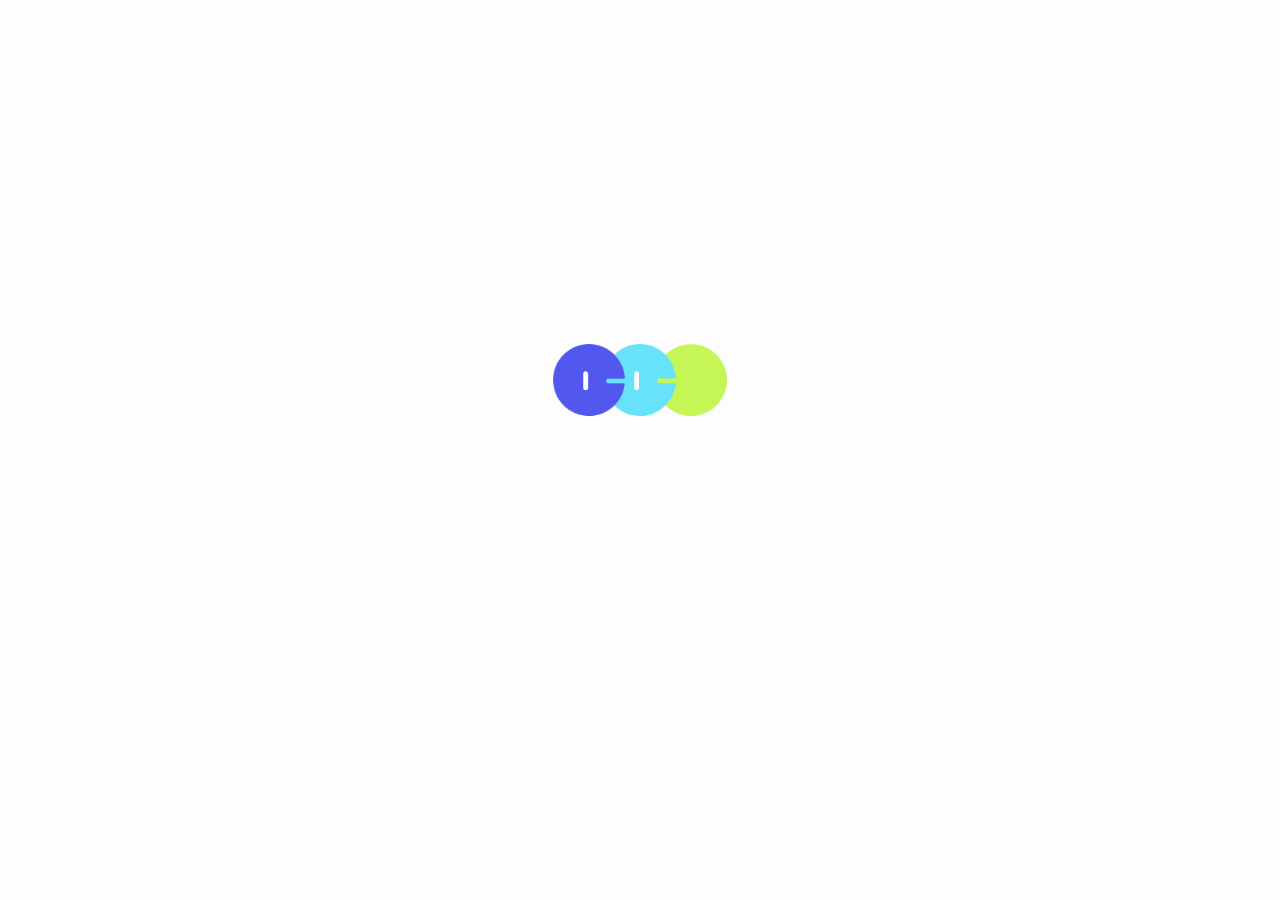
<file: index.html>
<!DOCTYPE html>
<html lang="ko">
<head>
<script>if(navigator.standalone===true)document.documentElement.classList.add("ios-standalone");</script>
<meta charset="utf-8">
<meta name="viewport" content="width=device-width, initial-scale=1, viewport-fit=cover">
<meta name="theme-color" content="#5258EE">
<meta name="apple-mobile-web-app-capable" content="yes">
<meta name="mobile-web-app-capable" content="yes">
<meta name="apple-mobile-web-app-title" content="땡땡이">
<meta name="apple-mobile-web-app-status-bar-style" content="black-translucent">
<meta name="description" content="어른이 되면서 잊어버린 놀이를 다시 찾아주는 동네 놀이 모임 앱, 땡땡이">
<title>땡땡이</title>
<link rel="manifest" href="manifest.webmanifest">
<link rel="icon" type="image/svg+xml" href="assets/icons/icon.svg?v=4">
<link rel="icon" type="image/png" sizes="192x192" href="assets/icons/icon-192.png?v=4">
<link rel="apple-touch-icon" href="assets/icons/apple-touch-icon.png?v=4">
<link rel="stylesheet" href="assets/fonts/pretendard.css">
<link rel="stylesheet" href="assets/fonts/material-symbols.css">
<link rel="stylesheet" href="css/app.css">
<link rel="preload" href="assets/fonts/material-symbols-rounded-subset.woff2" as="font" type="font/woff2" crossorigin>
</head>
<body><div class="device" id="device">
  <div class="fake-status" id="fakeStatus"><span>9:41</span><span class="ms fill" style="font-size:18px">signal_cellular_alt</span></div>

  <!-- ================= B1 HOME ================= -->
  <section class="screen" id="home" aria-label="홈">
    <div class="hero">
      <div class="safe-top"></div>
      <div class="hdr">
        <svg class="logo" id="logo" viewBox="0 0 256 106" role="img" aria-label="땡땡이 로고 (길게 누르면 시연 메뉴)"></svg>
        <button class="iconbtn" aria-label="알림"><span class="ms">notifications</span></button>
      </div>
      <span class="deco" id="deco1" style="right:22px;top:calc(var(--st) + 55px)"></span>
      <span class="deco" id="deco2" style="right:71px;top:calc(var(--st) + 96px)"></span>
      <span class="deco" id="deco3" style="right:32px;top:calc(var(--st) + 113px);z-index:3"></span>
      <div class="hero-body">
        <div class="hi"><div class="t-h2"><span id="hiName">놀자곰</span>님,<br>오늘도 놀아볼까요?</div><p class="t-fn">이번 달 놀이 기록을 확인해 보세요.</p></div>
        <div class="card rec-card" data-go="record" role="button" tabindex="0" aria-label="기록판 보기" style="color:var(--black,#1A1A1A)">
          <div><div class="t-fn-b" style="margin-bottom:6px;color:#1A1A1A">이번 달 놀이 기록</div><div class="num" style="color:#1A1A1A"><span class="t-h1" id="recCount">21</span><span class="t-head" style="line-height:32px">번</span></div><div class="t-fn c2">이번 달 놀이에 끼었어요</div><span class="rec-go">기록판 보기<span class="ms">chevron_right</span></span></div>
          <div class="mini" id="miniPile"></div>
        </div>
      </div>
    </div>
    <div class="content">
      <section>
        <div class="sec-title"><div><div class="t-h3">다가오는 놀이</div><div class="t-fn c2">이번 주에 함께할 놀이가 1개 있어요</div></div></div>
        <div class="card status-card">
          <div class="l">
            <span><span class="tag play">얼음땡</span></span>
            <div class="t-head">퇴근 후 얼음땡 한판!</div>
            <div><div class="info"><span class="ms">calendar_month</span>10월 17일 (토) 오후 3:00</div><div class="info"><span class="ms">location_on</span>충북대 대운동장 · 6명</div></div>
          </div>
          <div class="dday">D-2</div>
        </div>
        <button class="btn primary" id="chatBtn" style="margin-top:20px;width:100%">채팅방 입장하기</button>
      </section>
      <section>
        <div class="sec-title"><div><div class="t-h3">나의 놀이 도감</div><div class="t-fn c2">12개 중 6개를 되찾았어요</div></div><button class="more" data-go="restore">전체보기<span class="ms">arrow_circle_right</span></button></div>
        <div class="card dogam"><div class="grid" id="dogam"></div>
          <div class="contrib"><div style="flex:1"><div class="t-cap c2">복원 기여도가 가장 높은 놀이</div><div class="t-fn-b">얼음땡 · 25회 중 3회 함께했어요</div></div><div class="t-h3" style="color:var(--purple-600)">12%</div></div>
        </div>
      </section>
      <section>
        <div class="sec-title"><div><div class="t-h3">다음에 되찾을 놀이</div><div class="t-fn c2">아직 함께하지 않은 놀이예요</div></div></div>
        <div class="hscroll" id="nextPlays"></div>
      </section>
      <section>
        <div class="sec-title"><div><div class="t-h3">지금 함께 놀 사람</div><div class="t-fn c2">개신동 근처에서 모집 중이에요</div></div><button class="more" style="font-weight:400" data-go="meet">더보기<span class="ms" style="font-size:18px">chevron_right</span></button></div>
        <div style="display:flex;flex-direction:column;gap:16px" id="meetings"></div>
      </section>
    </div>
  </section>

  <!-- ================= B2 RECORD ================= -->
  <section class="screen" id="record" aria-label="놀이 기록판">
    <canvas id="board" aria-label="이번 달 놀이 기록 탱탱볼"></canvas>
    <div class="rec-top">
      <div class="safe-top"></div>
      <div class="hdr">
        <button class="iconbtn" style="margin:0 0 0 -12px;width:48px;height:48px" aria-label="뒤로" data-go="home"><svg width="48" height="48" viewBox="0 0 48 48" aria-hidden="true"><path fill="currentColor" d="M24 29.37L25.54 27.83L22.81 25.11H29.53V22.89H22.81L25.54 20.17L24 18.63L18.63 24L24 29.37ZM24 38C22.07 38 20.25 37.63 18.54 36.9C16.84 36.16 15.36 35.17 14.1 33.91C12.84 32.65 11.84 31.16 11.1 29.46C10.37 27.76 10 25.94 10 24C10 22.07 10.37 20.25 11.1 18.54C11.84 16.84 12.83 15.36 14.09 14.1C15.35 12.84 16.84 11.84 18.54 11.1C20.24 10.37 22.06 10 24 10C25.93 10 27.75 10.37 29.46 11.1C31.16 11.84 32.64 12.83 33.9 14.09C35.16 15.35 36.16 16.84 36.9 18.54C37.63 20.24 38 22.06 38 24C38 25.93 37.63 27.75 36.9 29.46C36.16 31.16 35.17 32.64 33.91 33.9C32.65 35.16 31.16 36.16 29.46 36.9C27.76 37.63 25.94 38 24 38ZM24 35.79C27.29 35.79 30.08 34.65 32.36 32.36C34.65 30.08 35.79 27.29 35.79 24C35.79 20.71 34.65 17.92 32.36 15.64C30.08 13.35 27.29 12.21 24 12.21C20.71 12.21 17.92 13.35 15.64 15.64C13.35 17.92 12.21 20.71 12.21 24C12.21 27.29 13.35 30.08 15.64 32.36C17.92 34.65 20.71 35.79 24 35.79Z"/></svg></button>
        <button class="month" aria-label="월 선택">2026.10<span class="ms">chevron_right</span></button>
        <button class="tilt" id="tiltBtn"><span class="ms">screen_rotation</span><span id="tiltTxt">기울이기</span></button>
      </div>
      <div class="rec-sum"><div class="big"><span class="t-display" id="recBig">21</span><span>번</span></div><p id="recLine">이번 달 21번 놀았어요.</p></div>
    </div>
    <div class="bubble" id="bubble"></div>
    <div class="tilthint" id="tiltHint" aria-hidden="true"><span>이거 누르세요!</span></div>
  </section>

  <section class="screen" id="meet" aria-label="놀이 모임 목록"></section>
  <section class="screen" id="detail" aria-label="모임 상세"></section>
  <section class="screen" id="host" aria-label="모임 상세 (대장)"></section>
  <section class="screen" id="leader" aria-label="대장 프로필"></section>
  <section class="screen" id="manage" aria-label="참여자 관리"></section>
  <section class="screen" id="create" aria-label="모임 열기"></section>
  <section class="screen" id="edit" aria-label="모임 수정"></section>
  <section class="screen" id="place" aria-label="장소 선택"></section>
  <section class="screen" id="created" aria-label="모임 개설 완료"></section>
  <section class="screen" id="attend" aria-label="참석 확인"></section>
  <section class="screen" id="done" aria-label="놀이 완료"></section>
  <section class="screen" id="rate" aria-label="함께 논 사람 평가"></section>
  <section class="screen" id="nick" aria-label="닉네임 설정"></section>
  <section class="screen" id="town" aria-label="동네 설정"></section>
  <section class="screen" id="townAuth" aria-label="동네 인증"></section>
  <section class="screen" id="photo" aria-label="프로필 사진 설정"></section>
  <section class="screen" id="aiwait" aria-label="AI 변환 중"></section>
  <section class="screen" id="aipick" aria-label="어린 시절 이미지 선택"></section>
  <section class="screen" id="aidone" aria-label="프로필 설정 완료"></section>
  <section class="screen" id="joined" aria-label="가입 완료"></section>
  <section class="screen" id="notif" aria-label="알림"></section>
  <section class="screen" id="notice" aria-label="공지사항"></section>
  <section class="screen" id="noticeD" aria-label="공지 상세"></section>
  <section class="screen" id="block" aria-label="신고 및 차단 목록"></section>
  <section class="screen" id="terms" aria-label="이용약관"></section>
  <section class="screen" id="privacy" aria-label="개인정보 처리방침"></section>
  <section class="screen" id="reviews" aria-label="받은 평가"></section>
  <section class="screen" id="myTown" aria-label="내 동네"></section>
  <section class="screen" id="watch" aria-label="애플워치 화면"></section>
  <section class="screen" id="splash" aria-label="스플래시"></section>
  <section class="screen" id="onboard" aria-label="온보딩"></section>
  <section class="screen" id="mypage" aria-label="마이"></section>
  <section class="screen" id="profile" aria-label="내 프로필"></section>
  <section class="screen" id="restore" aria-label="나의 놀이 도감"></section>
  <section class="screen" id="settings" aria-label="설정"></section>
  <section class="screen" id="chats" aria-label="내 놀이"></section>
  <section class="screen" id="room" aria-label="채팅방"></section>
  <section class="screen" id="explore" aria-label="장소 탐색"></section>
  <section class="screen" id="spot" aria-label="장소 상세"></section>
  <button class="fab" id="fab" data-act="openCreate" aria-label="모임 열기" style="display:none"><span class="ms">add</span></button>
  <!-- tab bar (home) -->
  <nav class="tabbar" id="tabbar" aria-label="하단 탭">
    <span class="tab-pill" id="tabPill"></span>
    <button class="tab on" data-tab="home" aria-label="홈"><span class="ms">home</span><span class="lb">홈</span></button>
    <button class="tab" data-tab="meet" aria-label="모임"><span class="ms">family_star</span><span class="lb">모임</span></button>
    <button class="tab" data-tab="place" aria-label="장소"><span class="ms">map</span><span class="lb">장소</span></button>
    <button class="tab" data-tab="chat" aria-label="내 놀이"><span class="ms">tooltip</span><span class="lb">내 놀이</span></button>
    <button class="tab" data-tab="my" aria-label="마이"><span class="ms">person</span><span class="lb">마이</span></button>
  </nav>

  <!-- overlays -->
  <div class="dim" id="dim"></div>
  <div class="ios" id="iosAlert" role="alertdialog" aria-modal="true" aria-labelledby="iosT">
    <div class="c"><h4 id="iosT">'땡땡이'에서 알림을 보내고자 합니다</h4><p>경고, 사운드 및 아이콘 배지가 알림에 포함될 수 있습니다. 설정에서 이를 구성할 수 있습니다.</p></div>
    <div class="b"><button data-ios="no">허용 안 함</button><button data-ios="yes">허용</button></div>
  </div>
  <div class="dialog" id="dialog" role="dialog" aria-modal="true" aria-labelledby="dlgT">
    <div id="dlgBall" style="width:64px;height:64px;margin:0 auto"></div>
    <h3 id="dlgT">다시 로그인해 주세요</h3>
    <p id="dlgB">로그인 정보가 만료됐어요.</p>
    <div class="btns" id="dlgBtns"></div>
  </div>
  <div class="sheet" id="demoSheet" role="dialog" aria-modal="true" aria-label="시연 메뉴">
    <div class="handle"></div>
    <h3>시연 메뉴</h3>
    <p class="t-fn c2" style="margin:0 0 8px">로고를 길게 누르면 열려요. 관람객이 바뀔 때 써요.</p>
    <button class="opt" data-demo="notif"><span class="ms">notifications_active</span>알림 권한 팝업 다시 보기 (B1_P1)</button>
    <button class="opt" data-demo="expire"><span class="ms">lock_clock</span>로그인 만료 안내 (B1_P2)</button>
    <button class="opt" data-demo="offline"><span class="ms">wifi_off</span>오프라인 토스트 (B1_T1)</button>
    <button class="opt" data-demo="splash"><span class="ms">replay</span>스플래시부터 다시 보기</button>
    <button class="opt" data-demo="loginFlow"><span class="ms">login</span>가입부터 다시 보기</button>
    <button class="opt" data-demo="townFail"><span class="ms">wrong_location</span>다음 동네 인증 실패 (A4_1_P1)</button>
    <button class="opt" data-demo="aiFail"><span class="ms">broken_image</span>다음 AI 변환 실패 (A5_1_P1)</button>
    <button class="opt" data-demo="watchWait"><span class="ms">watch</span>애플워치 화면 보기 (놀이 대기부터)</button>
    <button class="opt" data-demo="host"><span class="ms">flag</span>대장 시점 모임 상세 (C2_2)</button>
    <button class="opt" data-demo="attend"><span class="ms">how_to_reg</span>참석 확인 → 놀이 완료 흐름 (C2_3)</button>
    <button class="opt" data-demo="listErr"><span class="ms">cloud_off</span>모임 목록 불러오기 실패 (C1_E1)</button>
    <button class="opt" data-demo="listEmpty"><span class="ms">search_off</span>조건에 맞는 모임 없음 (C1_N1)</button>
    <button class="opt" data-demo="closed"><span class="ms">block</span>다음 참여: 모집 마감 (C2_1_P2)</button>
    <button class="opt" data-demo="cond"><span class="ms">person_off</span>다음 참여: 조건 불일치 (C2_1_P3)</button>
    <button class="opt" data-demo="fail"><span class="ms">error</span>다음 참여: 참여 실패 (C2_1_E1)</button>
    <button class="opt" data-demo="chatEmpty"><span class="ms">chat_error</span>참여한 놀이 없음 (E1_N1)</button>
    <button class="opt" data-demo="sendFail"><span class="ms">sms_failed</span>다음 메시지 전송 실패 (E2_1_E1)</button>
    <button class="opt" data-demo="reset"><span class="ms">restart_alt</span>시연 데이터 초기화</button>
  </div>
  <div class="sheet" id="sheet2" role="dialog" aria-modal="true"></div>
  <template id="celStampTpl"><svg viewBox="0 0 583 571" aria-hidden="true"><defs><path id="stampArc" d="M127 219 A182 182 0 0 1 462 219"/></defs><path fill="#C5F656" fill-rule="evenodd" d="M266 566C182 558 118 522 67 455C41 420 27 393 18 359C-14 232 43 110 163 48C237 9 319 4 396 32C477 63 546 135 570 216C586 268 585 330 567 380C542 448 487 506 414 541C392 551 362 560 333 564C320 566 277 568 266 566ZM314 545C338 543 358 538 378 531C475 494 541 420 557 329C559 314 559 274 556 257C546 198 522 152 479 111C438 70 386 45 330 36C314 34 280 34 265 36C205 45 153 71 111 111C71 149 42 205 33 259C31 276 31 307 34 326C40 363 49 390 69 419C101 469 139 503 184 523C222 540 274 549 314 545ZM274 516C273 514 273 509 274 504C275 500 275 500 270 494C265 488 265 486 274 484C280 482 281 482 284 476C289 467 291 467 297 478C300 482 300 483 306 484C315 486 316 487 309 495C306 498 304 501 304 502C306 508 306 515 304 516C303 517 302 517 296 514L290 511L283 514C276 517 276 517 274 516ZM235 506C229 501 228 501 221 504C212 507 210 505 214 494L216 489L212 483C207 476 207 475 216 474C223 473 223 472 228 467C234 459 235 459 239 468C242 475 243 476 248 478C256 481 257 482 250 488L244 494L244 500C245 510 243 511 235 506ZM334 506C334 505 334 501 334 498L335 492L330 488C323 482 323 480 332 477L339 475L342 468C346 459 348 459 353 467C357 473 357 473 363 473C374 475 375 476 369 484L364 490L366 497C367 504 367 504 366 506C364 507 363 507 359 505C350 502 350 502 344 505C338 510 335 510 334 506ZM179 489C173 484 173 484 165 487C158 489 156 487 159 478L162 471L158 465C153 457 153 456 163 455C170 455 170 455 175 449C177 446 180 444 181 444C182 444 183 444 183 444C183 444 184 448 185 452C188 458 188 459 194 461C199 464 201 465 201 467C201 468 198 470 195 472L189 477L189 484C189 494 187 495 179 489ZM394 492C392 491 392 489 392 484L392 476L386 473C379 467 379 466 388 461C394 458 394 458 397 451C400 442 402 442 408 449L412 455L419 455C429 455 430 457 424 465L421 471L423 478C424 484 424 485 423 487C421 488 421 488 415 486C408 484 408 484 402 489C396 493 396 493 394 492ZM271 450C253 448 240 443 232 436L228 433L221 434C197 441 170 433 157 416L154 412L140 412C123 411 114 409 106 405C93 397 93 387 104 376C112 367 138 351 151 347L156 345L155 341C154 339 154 332 154 324C155 312 155 310 158 302C164 286 172 276 188 262C200 252 213 242 223 238C229 236 229 236 229 231C233 202 275 193 289 219L292 224L298 224C314 224 338 230 352 237C370 246 386 262 395 279C400 288 406 310 406 317C406 320 407 320 411 323C421 330 427 339 427 349C427 353 427 354 433 356C450 365 457 381 450 395C440 415 405 429 377 424L370 422L362 430C352 438 342 444 327 448C319 450 315 450 298 451C287 451 275 450 271 450ZM319 435C325 431 331 420 332 407C332 399 331 397 328 399C321 403 303 405 293 403C291 403 288 402 288 403C287 404 290 416 292 422C299 435 310 441 319 435ZM266 410C276 406 288 394 291 384C296 367 288 351 271 342C266 340 264 340 255 340C245 340 244 340 239 342C218 353 212 379 226 397C234 409 251 414 266 410ZM149 399C149 394 151 385 156 380C159 375 168 368 171 367C172 367 171 365 169 363L166 360L168 358C169 357 171 356 171 357C172 357 175 352 175 350C175 350 167 353 164 354C162 354 159 356 157 356C144 361 116 378 110 384C105 390 106 393 114 396C119 398 138 402 146 402L150 402L149 399ZM242 395C239 392 241 390 252 382C257 379 262 376 262 376C262 375 257 373 251 371C239 367 238 367 238 363C238 357 240 357 261 364C281 370 282 370 282 373C282 375 279 378 264 386C255 392 246 397 245 397C244 397 242 396 242 395ZM373 394C386 387 393 375 393 361C393 345 386 333 373 326C368 324 367 324 358 324C346 323 339 326 332 334C312 354 319 387 346 396C353 398 366 397 373 394ZM351 374C342 371 334 369 333 369C331 368 330 364 332 362C332 361 347 351 360 344C368 338 373 339 373 345C373 347 372 349 362 355C355 358 350 362 350 362C350 362 355 364 361 365C367 367 373 369 374 369C376 370 377 373 376 376C374 379 370 379 351 374ZM183 338C199 334 209 331 219 326C226 323 226 323 225 320C223 316 223 296 224 286C225 276 230 262 234 254C239 246 238 245 230 249C198 262 175 286 169 312C167 318 166 335 168 340C168 341 169 342 169 341C170 341 176 340 183 338ZM249 315C266 310 297 303 312 301C338 296 370 298 386 304C391 306 392 307 392 305C392 301 383 278 381 278C381 278 381 281 381 284C381 292 381 292 369 289C358 286 335 286 318 288L307 290L305 288C302 285 302 275 304 270C309 259 319 255 334 255C347 254 355 256 364 261L370 264L366 260C353 246 330 237 302 235C288 234 270 235 259 237C253 239 252 239 248 244C237 259 231 278 232 300C233 317 234 320 236 320C237 319 243 317 249 315ZM447 318C445 315 446 312 451 309C458 306 481 298 485 297C489 297 489 297 490 300C493 306 493 310 491 312C490 314 488 314 452 319C450 319 448 319 447 318ZM434 294C431 291 433 287 447 268C464 247 464 246 472 253C476 257 479 260 477 262C477 263 468 271 458 279C440 295 437 297 434 294ZM411 280C409 278 410 276 413 254C417 230 417 231 419 230C422 229 433 232 434 234C435 235 434 239 430 250C422 272 420 278 419 280C417 281 413 281 411 280ZM254 228C258 227 266 225 270 224C277 224 277 224 276 222C274 219 267 216 262 216C255 216 249 219 246 224C242 229 241 232 243 232C244 231 249 230 254 228Z"/><text fill="#C5F656" font-family="Noto Sans KR, sans-serif" font-weight="900" font-size="66" text-anchor="middle"><textPath href="#stampArc" startOffset="50%">복원 완료!</textPath></text></svg></template>
  <div class="cel" id="cel" role="dialog" aria-modal="true" aria-labelledby="celT"><div class="st"><svg viewBox="0 0 583 571" aria-hidden="true"><defs><path id="stampArc" d="M127 219 A182 182 0 0 1 462 219"/></defs><path fill="#C5F656" fill-rule="evenodd" d="M266 566C182 558 118 522 67 455C41 420 27 393 18 359C-14 232 43 110 163 48C237 9 319 4 396 32C477 63 546 135 570 216C586 268 585 330 567 380C542 448 487 506 414 541C392 551 362 560 333 564C320 566 277 568 266 566ZM314 545C338 543 358 538 378 531C475 494 541 420 557 329C559 314 559 274 556 257C546 198 522 152 479 111C438 70 386 45 330 36C314 34 280 34 265 36C205 45 153 71 111 111C71 149 42 205 33 259C31 276 31 307 34 326C40 363 49 390 69 419C101 469 139 503 184 523C222 540 274 549 314 545ZM274 516C273 514 273 509 274 504C275 500 275 500 270 494C265 488 265 486 274 484C280 482 281 482 284 476C289 467 291 467 297 478C300 482 300 483 306 484C315 486 316 487 309 495C306 498 304 501 304 502C306 508 306 515 304 516C303 517 302 517 296 514L290 511L283 514C276 517 276 517 274 516ZM235 506C229 501 228 501 221 504C212 507 210 505 214 494L216 489L212 483C207 476 207 475 216 474C223 473 223 472 228 467C234 459 235 459 239 468C242 475 243 476 248 478C256 481 257 482 250 488L244 494L244 500C245 510 243 511 235 506ZM334 506C334 505 334 501 334 498L335 492L330 488C323 482 323 480 332 477L339 475L342 468C346 459 348 459 353 467C357 473 357 473 363 473C374 475 375 476 369 484L364 490L366 497C367 504 367 504 366 506C364 507 363 507 359 505C350 502 350 502 344 505C338 510 335 510 334 506ZM179 489C173 484 173 484 165 487C158 489 156 487 159 478L162 471L158 465C153 457 153 456 163 455C170 455 170 455 175 449C177 446 180 444 181 444C182 444 183 444 183 444C183 444 184 448 185 452C188 458 188 459 194 461C199 464 201 465 201 467C201 468 198 470 195 472L189 477L189 484C189 494 187 495 179 489ZM394 492C392 491 392 489 392 484L392 476L386 473C379 467 379 466 388 461C394 458 394 458 397 451C400 442 402 442 408 449L412 455L419 455C429 455 430 457 424 465L421 471L423 478C424 484 424 485 423 487C421 488 421 488 415 486C408 484 408 484 402 489C396 493 396 493 394 492ZM271 450C253 448 240 443 232 436L228 433L221 434C197 441 170 433 157 416L154 412L140 412C123 411 114 409 106 405C93 397 93 387 104 376C112 367 138 351 151 347L156 345L155 341C154 339 154 332 154 324C155 312 155 310 158 302C164 286 172 276 188 262C200 252 213 242 223 238C229 236 229 236 229 231C233 202 275 193 289 219L292 224L298 224C314 224 338 230 352 237C370 246 386 262 395 279C400 288 406 310 406 317C406 320 407 320 411 323C421 330 427 339 427 349C427 353 427 354 433 356C450 365 457 381 450 395C440 415 405 429 377 424L370 422L362 430C352 438 342 444 327 448C319 450 315 450 298 451C287 451 275 450 271 450ZM319 435C325 431 331 420 332 407C332 399 331 397 328 399C321 403 303 405 293 403C291 403 288 402 288 403C287 404 290 416 292 422C299 435 310 441 319 435ZM266 410C276 406 288 394 291 384C296 367 288 351 271 342C266 340 264 340 255 340C245 340 244 340 239 342C218 353 212 379 226 397C234 409 251 414 266 410ZM149 399C149 394 151 385 156 380C159 375 168 368 171 367C172 367 171 365 169 363L166 360L168 358C169 357 171 356 171 357C172 357 175 352 175 350C175 350 167 353 164 354C162 354 159 356 157 356C144 361 116 378 110 384C105 390 106 393 114 396C119 398 138 402 146 402L150 402L149 399ZM242 395C239 392 241 390 252 382C257 379 262 376 262 376C262 375 257 373 251 371C239 367 238 367 238 363C238 357 240 357 261 364C281 370 282 370 282 373C282 375 279 378 264 386C255 392 246 397 245 397C244 397 242 396 242 395ZM373 394C386 387 393 375 393 361C393 345 386 333 373 326C368 324 367 324 358 324C346 323 339 326 332 334C312 354 319 387 346 396C353 398 366 397 373 394ZM351 374C342 371 334 369 333 369C331 368 330 364 332 362C332 361 347 351 360 344C368 338 373 339 373 345C373 347 372 349 362 355C355 358 350 362 350 362C350 362 355 364 361 365C367 367 373 369 374 369C376 370 377 373 376 376C374 379 370 379 351 374ZM183 338C199 334 209 331 219 326C226 323 226 323 225 320C223 316 223 296 224 286C225 276 230 262 234 254C239 246 238 245 230 249C198 262 175 286 169 312C167 318 166 335 168 340C168 341 169 342 169 341C170 341 176 340 183 338ZM249 315C266 310 297 303 312 301C338 296 370 298 386 304C391 306 392 307 392 305C392 301 383 278 381 278C381 278 381 281 381 284C381 292 381 292 369 289C358 286 335 286 318 288L307 290L305 288C302 285 302 275 304 270C309 259 319 255 334 255C347 254 355 256 364 261L370 264L366 260C353 246 330 237 302 235C288 234 270 235 259 237C253 239 252 239 248 244C237 259 231 278 232 300C233 317 234 320 236 320C237 319 243 317 249 315ZM447 318C445 315 446 312 451 309C458 306 481 298 485 297C489 297 489 297 490 300C493 306 493 310 491 312C490 314 488 314 452 319C450 319 448 319 447 318ZM434 294C431 291 433 287 447 268C464 247 464 246 472 253C476 257 479 260 477 262C477 263 468 271 458 279C440 295 437 297 434 294ZM411 280C409 278 410 276 413 254C417 230 417 231 419 230C422 229 433 232 434 234C435 235 434 239 430 250C422 272 420 278 419 280C417 281 413 281 411 280ZM254 228C258 227 266 225 270 224C277 224 277 224 276 222C274 219 267 216 262 216C255 216 249 219 246 224C242 229 241 232 243 232C244 231 249 230 254 228Z"/><text fill="#C5F656" font-family="Noto Sans KR, sans-serif" font-weight="900" font-size="66" text-anchor="middle"><textPath href="#stampArc" startOffset="50%">복원 완료!</textPath></text></svg></div><div class="tx"><h3 id="celT">얼음땡 복원 도장 획득!</h3><p>새로운 놀이를 복원했어요.</p></div><button class="btn popup" id="celOk">확인</button></div>
  <div class="toast" id="toast"><span id="toastIcon"></span><span id="toastMsg"></span></div>
</div>

<script src="assets/vendor/matter.min.js"></script>
<script src="assets/vendor/hangul.min.js"></script>
<script src="js/app.js"></script>
<script>
/* offline support: cache the app after the first visit (needs https — GitHub Pages is https) */
if('serviceWorker' in navigator && location.protocol.startsWith('http')){
  const had=!!navigator.serviceWorker.controller; let reloaded=false;
  /* a new version takes over right away and the page reloads once, so updates show up on the very next open */
  navigator.serviceWorker.addEventListener('controllerchange',()=>{ if(!had||reloaded) return; reloaded=true; location.reload(); });
  window.addEventListener('load',()=>navigator.serviceWorker.register('sw.js').then(r=>r.update()).catch(()=>{}));
  document.addEventListener('visibilitychange',()=>{ if(document.visibilityState==='visible') navigator.serviceWorker.getRegistration().then(r=>r&&r.update()); });
}
</script>
</body>
</html>
</file>
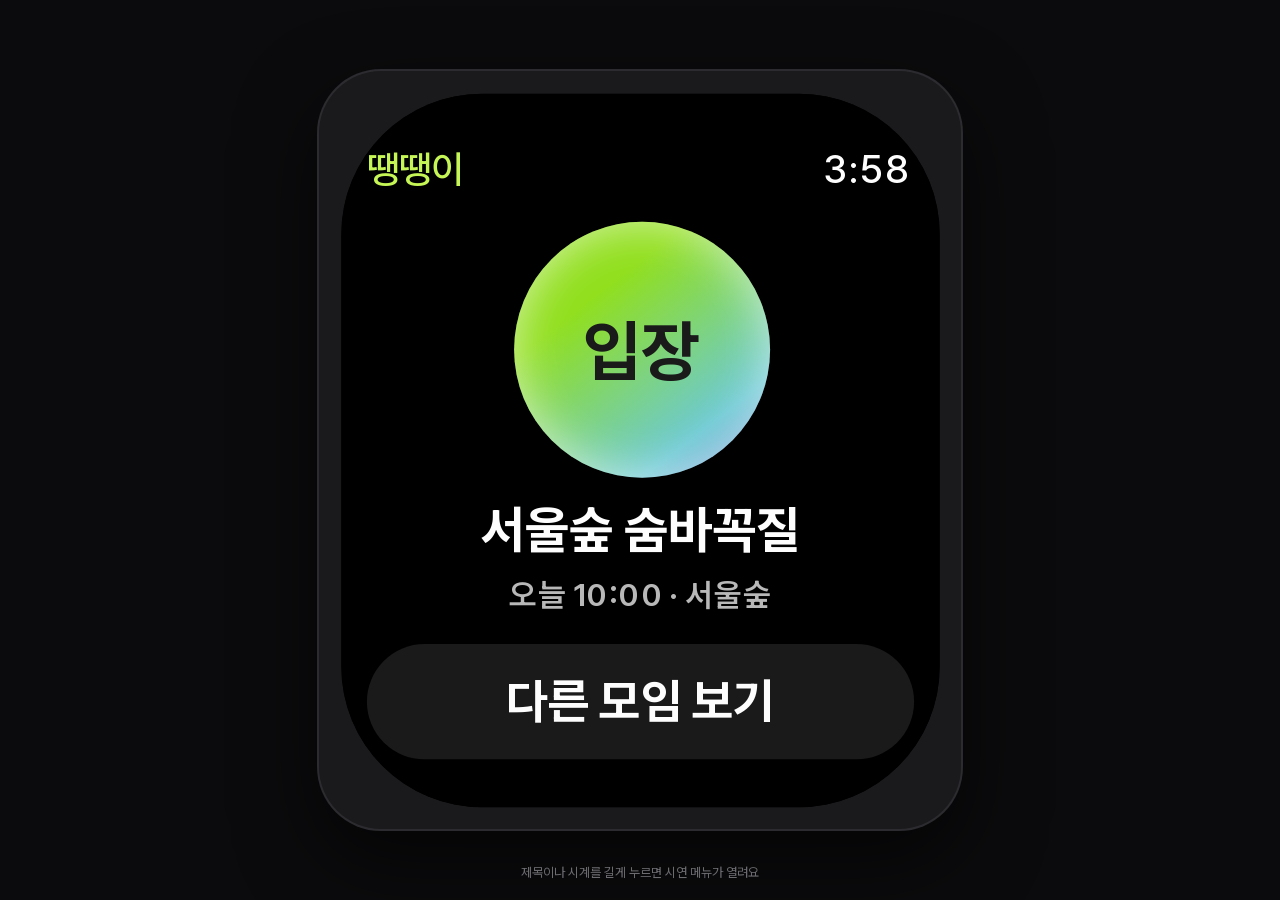
<file: watch/index.html>
<!doctype html>
<html lang="ko">
<head>
<meta charset="utf-8">
<meta name="viewport" content="width=device-width, initial-scale=1, maximum-scale=1, user-scalable=no, viewport-fit=cover">
<meta name="disabled-adaptations" content="watch">
<meta name="theme-color" content="#000000">
<meta name="apple-mobile-web-app-capable" content="yes">
<meta name="apple-mobile-web-app-status-bar-style" content="black">
<title>땡땡이 워치</title>
<style>
@font-face{font-family:'Pretendard';src:url(../assets/fonts/PretendardVariable.woff2) format('woff2');font-weight:45 920;font-display:swap}
:root{--lime:#C5F656;--blue:#5C61FF;--g1:#91DF1D;--g2:#6CC9D3;--g3:#4F55CD;--card:#1A1A1A;--line:#484848;--sub:#B8B8B8;--w:#FDFDFD}
*{box-sizing:border-box;margin:0;padding:0;-webkit-tap-highlight-color:transparent}
html,body{height:100%;background:#000;overflow:hidden;color:var(--w);font-family:'Pretendard',-apple-system,system-ui,sans-serif;-webkit-user-select:none;user-select:none;-webkit-touch-callout:none}
button{font:inherit;color:inherit;background:none;border:0;cursor:pointer}

/* ---------- stage: designed at 187×223 (Figma), scaled to the watch ---------- */
#fit{position:fixed;inset:0;display:flex;align-items:center;justify-content:center}
#stage{position:relative;width:187px;height:223px;overflow:hidden;background:#000;transform-origin:center center}
body.big{background:#0B0B0D}
body.big #bezel{position:absolute;border-radius:62px;background:#1A1A1C;box-shadow:0 0 0 2px #2C2C30, 0 30px 80px rgba(0,0,0,.6)}
body.big #stage{border-radius:44px}
#hint{display:none;position:fixed;left:0;right:0;bottom:20px;text-align:center;font-size:13px;color:#6B6B70}
body.big #hint{display:block}

.layer{position:absolute;inset:0;background:#000}
.in-r{animation:inR .38s cubic-bezier(.2,.8,.2,1) both}.out-l{animation:outL .38s cubic-bezier(.2,.8,.2,1) both}
.in-l{animation:inL .38s cubic-bezier(.2,.8,.2,1) both}.out-r{animation:outR .38s cubic-bezier(.2,.8,.2,1) both}
.in-up{animation:inUp .42s cubic-bezier(.2,.9,.25,1) both}.out-fade{animation:outF .3s ease both}
.in-zoom{animation:inZ .42s cubic-bezier(.2,.9,.25,1) both}
@keyframes inR{from{transform:translateX(100%)}to{transform:none}}
@keyframes outL{to{transform:translateX(-30%);opacity:.3}}
@keyframes inL{from{transform:translateX(-30%);opacity:.3}to{transform:none;opacity:1}}
@keyframes outR{to{transform:translateX(100%)}}
@keyframes inUp{from{transform:translateY(40%);opacity:0}to{transform:none;opacity:1}}
@keyframes outF{to{opacity:0;transform:scale(.94)}}
@keyframes inZ{from{transform:scale(1.12);opacity:0}to{transform:none;opacity:1}}

/* ---------- common pieces ---------- */
.hd{position:absolute;left:8px;right:9px;top:16px;height:16px;display:flex;align-items:center;justify-content:space-between;font-size:12px;line-height:16px;font-weight:500;z-index:5}
.hd .t{display:flex;align-items:center;gap:6px;color:var(--lime)}
.hd .t svg{width:8px;height:14px;flex:none}
.hd .ck{color:var(--w);font-variant-numeric:tabular-nums;letter-spacing:.01em}
.hd button.t{padding:6px 10px 6px 4px;margin:-6px 0 -6px -4px}
.pos{position:absolute}
.h1{font-size:20px;line-height:28px;font-weight:700;letter-spacing:-.02em}
.lime{color:var(--lime)}.sub{color:var(--sub)}
.press{transition:transform .14s ease, filter .14s ease}
.press:active{transform:scale(.92);filter:brightness(1.15)}
.grad{background:linear-gradient(118deg,var(--g1) 0%,var(--g2) 58%,var(--g3) 100%);box-shadow:inset 0 0 15px rgba(255,255,255,.62)}
.gradc{background:linear-gradient(142deg,var(--g1) 30%,var(--g2) 78%,var(--g3) 112%);box-shadow:inset 0 0 15px rgba(255,255,255,.62)}
.pill{position:absolute;left:8px;width:171px;height:40px;border-radius:20px;display:flex;align-items:center;justify-content:center;font-size:15px;font-weight:700;color:#1A1A1A}
.cbtn{position:absolute;display:flex;flex-direction:column;align-items:center;gap:7px}
.cbtn .c{width:54px;height:54px;border-radius:50%;display:flex;align-items:center;justify-content:center}
.cbtn .c.x{background:var(--card);border:2px solid var(--line)}
.cbtn .c.g{width:56px;height:56px}
.cbtn .l{font-size:10px;line-height:12px;font-weight:600}

/* G1 waiting */
.enter{position:absolute;left:53.5px;top:40px;width:80px;height:80px;border-radius:50%;display:flex;align-items:center;justify-content:center;font-size:21px;font-weight:700;color:#1A1A1A;animation:breathe 2.6s ease-in-out infinite}
.enter::after{content:"";position:absolute;inset:-2px;border-radius:50%;border:2px solid var(--lime);opacity:0;animation:ripple 2.6s ease-out infinite}
@keyframes breathe{0%,100%{transform:scale(1)}50%{transform:scale(1.05)}}
@keyframes ripple{0%{opacity:.7;transform:scale(1)}100%{opacity:0;transform:scale(1.45)}}
.enter.go{animation:pop .45s cubic-bezier(.3,1.6,.5,1) both}
@keyframes pop{0%{transform:scale(1)}40%{transform:scale(.86)}100%{transform:scale(1.25);opacity:0}}
.dark{position:absolute;left:8px;width:171px;height:36px;border-radius:18px;background:var(--card);display:flex;align-items:center;justify-content:center;font-size:15px;font-weight:700}

/* list cards */
.card{text-align:left;position:absolute;left:8px;width:171px;height:54px;border-radius:12px;background:var(--card);display:flex;align-items:center;gap:10px;padding:0 12px 0 8px}
.card img{width:20px;height:20px;flex:none}
.card .tt{font-size:16px;line-height:20px;font-weight:700;letter-spacing:-.02em}
.card .ss{font-size:12px;line-height:16px;font-weight:600}
.card .more{margin-left:auto;color:var(--sub);font-size:12px;letter-spacing:1px;align-self:center}

/* G2 menu */
.tile{position:absolute;width:81.5px;height:79.5px;border-radius:20px;background:var(--card);display:flex;flex-direction:column;align-items:center;justify-content:center;gap:8px;text-align:center}
.tile svg{height:24px;width:auto}
.tile span{font-size:11.5px;line-height:13px;font-weight:600}
.tile:active svg{animation:wig .3s ease}
@keyframes wig{30%{transform:rotate(-12deg) scale(1.1)}70%{transform:rotate(10deg)}}

/* radar */
.radar{position:absolute;left:41.5px;top:40px;width:104px;height:104px}
.radar .ring{position:absolute;border-radius:50%;border:1px solid var(--line)}
.sweep{position:absolute;inset:0;border-radius:50%;background:conic-gradient(from 0deg, rgba(197,246,86,.18) 0deg 90deg, transparent 90deg 360deg);animation:spin 3.2s linear infinite}
.sweep::after{content:"";position:absolute;left:50%;top:0;width:1.5px;height:50%;background:linear-gradient(var(--lime),rgba(197,246,86,0));transform:translateX(-50%)}
@keyframes spin{to{transform:rotate(360deg)}}
.dot{position:absolute;width:7px;height:7px;margin:-3.5px 0 0 -3.5px;border-radius:50%;background:var(--blue);animation:blink 3.2s linear infinite}
@keyframes blink{0%,6%{box-shadow:0 0 0 0 rgba(92,97,255,.0);transform:scale(1)}2%{box-shadow:0 0 0 4px rgba(92,97,255,.35);transform:scale(1.35)}}
.me{position:absolute;left:50%;top:50%;width:9.5px;height:9.5px;margin:-4.75px;border-radius:50%;background:var(--lime);box-shadow:0 0 0 0 rgba(197,246,86,.5);animation:me 1.6s ease-out infinite}
@keyframes me{to{box-shadow:0 0 0 8px rgba(197,246,86,0)}}
.out{position:absolute;width:9.5px;height:9.5px;margin:-4.75px;border-radius:50%;border:3px solid var(--w);transition:left 1.4s cubic-bezier(.5,0,.2,1), top 1.4s cubic-bezier(.5,0,.2,1), border-color 1.4s, background 1.4s}
.out.back{border-color:var(--blue);background:var(--blue)}
.cnt{position:absolute;top:144px;display:flex;align-items:baseline;gap:5px}
.cnt b{font-size:18px;line-height:20px;font-weight:700;font-variant-numeric:tabular-nums}
.cnt span{font-size:10px;font-weight:600;color:var(--sub)}
.callbar{position:absolute;left:8px;top:172px;width:171px;height:36px;border-radius:18px;background:var(--card);display:flex;align-items:center;justify-content:space-between;padding:0 4px 0 13px;font-size:12px;font-weight:600}
.callbar button{width:56px;height:28px;border-radius:14px;background:var(--lime);color:#1A1A1A;font-size:12px;font-weight:700}
.allin{position:absolute;left:0;right:0;top:151px;text-align:center}
.allin .h1{color:var(--lime);animation:inZ .5s cubic-bezier(.3,1.6,.5,1) both}

/* timer */
.tmr{position:absolute;left:23.5px;width:140px;height:140px}
.tmr svg{position:absolute;inset:0;transform:rotate(-90deg)}
.tmr .arc{transition:stroke-dashoffset 1s linear}
.tmr .num{position:absolute;left:0;right:0;top:38px;text-align:center;font-size:37px;line-height:40px;font-weight:700;color:var(--lime);font-variant-numeric:tabular-nums;letter-spacing:-.02em}
.tmr .lb{position:absolute;left:0;right:0;top:83px;text-align:center;font-size:12px;font-weight:600;color:var(--sub)}
.rbtn{position:absolute;width:44px;height:44px;border-radius:50%;display:flex;align-items:center;justify-content:center}
.rbtn.grey{background:var(--line)}
.sync{position:absolute;left:0;right:0;top:192px;display:flex;align-items:center;justify-content:center;gap:5px;font-size:11px;font-weight:600;color:var(--sub)}
.sync i{width:8px;height:8px;border-radius:50%;background:var(--lime);animation:me 1.6s ease-out infinite}
.tmr.low .num{animation:tick 1s ease-in-out infinite}
@keyframes tick{50%{transform:scale(1.06)}}

/* call / alerts */
.ringwave{position:absolute;border-radius:50%;border:2px solid var(--lime);opacity:0;animation:wave 1.4s ease-out infinite}
@keyframes wave{0%{opacity:.8;transform:scale(.6)}100%{opacity:0;transform:scale(1.6)}}
.shake{animation:shake .5s ease-in-out infinite}
@keyframes shake{0%,100%{transform:rotate(0)}25%{transform:rotate(-16deg)}75%{transform:rotate(16deg)}}
.toast{position:absolute;inset:0;background:#000;display:flex;flex-direction:column;align-items:center;justify-content:center;gap:16px;text-align:center;z-index:20}
.toast .bubble{position:relative;width:64px;height:64px;border-radius:50%;display:flex;align-items:center;justify-content:center}
.toast p{font-size:15px;line-height:20px;font-weight:700}
.bob{animation:bob2 2.4s ease-in-out infinite}
@keyframes bob2{50%{transform:translateY(-5px)}}
.warn{animation:warn 1.2s ease-in-out infinite}
@keyframes warn{50%{transform:scale(1.12)}}
.spin{width:22px;height:22px;border-radius:50%;border:3px solid rgba(26,26,26,.25);border-top-color:#1A1A1A;animation:spin .8s linear infinite}

/* complete */
.stat b{display:block;font-size:20px;line-height:24px;font-weight:700;font-variant-numeric:tabular-nums}
.stat > span{font-size:10px;font-weight:600;color:var(--sub)}
.confetti{position:absolute;width:6px;height:6px;border-radius:50%;animation:fall 1.6s cubic-bezier(.2,.6,.4,1) both}
@keyframes fall{from{transform:translateY(-30px) scale(.4);opacity:0}20%{opacity:1}to{transform:translateY(240px) rotate(200deg);opacity:0}}

/* demo menu */
#demo{position:absolute;inset:0;background:rgba(0,0,0,.94);z-index:50;overflow-y:auto;padding:14px 8px 20px;display:none;-webkit-overflow-scrolling:touch}
#demo.on{display:block}
#demo h2{font-size:12px;color:var(--lime);margin:0 0 8px 4px}
#demo button{display:block;width:100%;text-align:left;padding:8px 10px;margin-bottom:5px;border-radius:10px;background:var(--card);font-size:12px;font-weight:600}
#demo button.on{background:var(--lime);color:#1A1A1A}
</style>
</head>
<body>
<div id="fit"><div id="bezel"></div><div id="stage"></div></div>
<p id="hint">제목이나 시계를 길게 누르면 시연 메뉴가 열려요</p>
<script>
(function(){
/* ======================= icons (paths from the Figma frames) ======================= */
var I={
 back:'<svg viewBox="12 17 8 14" aria-hidden="true"><path fill="#C5F656" d="M12.6124 23.3283C12.2405 23.7002 12.2405 24.3041 12.6124 24.676L18.3248 30.3884C18.6967 30.7603 19.3007 30.7603 19.6726 30.3884C20.0445 30.0165 20.0445 29.4125 19.6726 29.0406L14.6326 24.0007L19.6696 18.9607C20.0415 18.5888 20.0415 17.9848 19.6696 17.6129C19.2977 17.241 18.6937 17.241 18.3218 17.6129L12.6094 23.3253Z"/></svg>',
 radar:'<svg viewBox="36.5 56.5 24.5 24.5" aria-hidden="true"><path fill="#C5F656" d="M45.8335 58.5423C45.8335 57.7357 46.4852 57.084 47.2918 57.084C54.5425 57.084 60.4168 62.9583 60.4168 70.209C60.4168 71.0156 59.7651 71.6673 58.9585 71.6673C58.1519 71.6673 57.5002 71.0156 57.5002 70.209C57.5002 64.5716 52.9292 60.0007 47.2918 60.0007C46.4852 60.0007 45.8335 59.349 45.8335 58.5423ZM39.8452 67.1374L44.5894 71.8815L45.8836 70.5872C45.8517 70.4687 45.8335 70.3411 45.8335 70.209C45.8335 69.4023 46.4852 68.7507 47.2918 68.7507C48.0985 68.7507 48.7502 69.4023 48.7502 70.209C48.7502 71.0156 48.0985 71.6673 47.2918 71.6673C47.1597 71.6673 47.0366 71.6491 46.9136 71.6172L45.6193 72.9115L50.3634 77.6556C51.0243 78.3164 50.9012 79.4238 50.0308 79.7656C48.9552 80.1849 47.7886 80.4173 46.5627 80.4173C41.3263 80.4173 37.0835 76.1745 37.0835 70.9382C37.0835 69.7122 37.3159 68.5456 37.7397 67.4701C38.0815 66.6042 39.189 66.4766 39.8498 67.1374H39.8452ZM47.2918 61.459C52.1226 61.459 56.0418 65.3783 56.0418 70.209C56.0418 71.0156 55.3901 71.6673 54.5835 71.6673C53.7769 71.6673 53.1252 71.0156 53.1252 70.209C53.1252 66.987 50.5138 64.3757 47.2918 64.3757C46.4852 64.3757 45.8335 63.724 45.8335 62.9173C45.8335 62.1107 46.4852 61.459 47.2918 61.459Z"/></svg>',
 timer:'<svg viewBox="128.5 56.5 20 24.5" aria-hidden="true"><path fill="#C5F656" d="M136.208 57.084C135.402 57.084 134.75 57.7357 134.75 58.5423C134.75 59.349 135.402 60.0007 136.208 60.0007H136.937V61.5684C132.394 62.2702 128.917 66.1986 128.917 70.9382C128.917 76.1745 133.159 80.4173 138.396 80.4173C143.632 80.4173 147.875 76.1745 147.875 70.9382C147.875 69.0332 147.314 67.2604 146.348 65.7793L147.446 64.681C148.016 64.1113 148.016 63.1862 147.446 62.6165C146.877 62.0469 145.952 62.0469 145.382 62.6165L144.398 63.6009C143.117 62.5527 141.563 61.8327 139.854 61.5684V60.0007H140.583C141.39 60.0007 142.042 59.349 142.042 58.5423C142.042 57.7357 141.39 57.084 140.583 57.084H138.396H136.208ZM139.489 65.834V71.6673C139.489 72.2734 139.002 72.7611 138.396 72.7611C137.79 72.7611 137.302 72.2734 137.302 71.6673V65.834C137.302 65.2279 137.79 64.7402 138.396 64.7402C139.002 64.7402 139.489 65.2279 139.489 65.834Z"/></svg>',
 sad:'<svg viewBox="36.5 136 24.5 24.5" aria-hidden="true"><path fill="#C5F656" d="M37.0835 148.251C37.0835 151.345 38.3127 154.312 40.5006 156.5C42.6885 158.688 45.656 159.917 48.7502 159.917C51.8444 159.917 54.8118 158.688 56.9997 156.5C59.1877 154.312 60.4168 151.345 60.4168 148.251C60.4168 145.156 59.1877 142.189 56.9997 140.001C54.8118 137.813 51.8444 136.584 48.7502 136.584C45.656 136.584 42.6885 137.813 40.5006 140.001C38.3127 142.189 37.0835 145.156 37.0835 148.251ZM48.021 151.896C48.021 151.495 48.3491 151.167 48.7502 151.167C50.8009 151.167 52.6512 152.102 54.0229 153.587C54.2964 153.883 54.2782 154.344 53.9819 154.617C53.6857 154.891 53.2254 154.872 52.952 154.576C51.8127 153.341 50.3361 152.621 48.7456 152.621C48.3446 152.621 48.0164 152.293 48.0164 151.892ZM44.3752 155.542C43.1675 155.542 42.1877 154.585 42.1877 153.4C42.1877 152.489 43.491 150.648 44.0835 149.859C44.2293 149.659 44.521 149.659 44.6668 149.859C45.2684 150.648 46.5627 152.489 46.5627 153.4C46.5627 154.585 45.5828 155.542 44.3752 155.542ZM53.8361 146.063C53.8361 146.45 53.6825 146.821 53.409 147.094C53.1355 147.368 52.7645 147.521 52.3778 147.521C51.991 147.521 51.6201 147.368 51.3466 147.094C51.0731 146.821 50.9194 146.45 50.9194 146.063C50.9194 145.676 51.0731 145.305 51.3466 145.032C51.6201 144.758 51.991 144.605 52.3778 144.605C52.7645 144.605 53.1355 144.758 53.409 145.032C53.6825 145.305 53.8361 145.676 53.8361 146.063ZM45.0861 144.605C45.4729 144.605 45.8438 144.758 46.1173 145.032C46.3908 145.305 46.5444 145.676 46.5444 146.063C46.5444 146.45 46.3908 146.821 46.1173 147.094C45.8438 147.368 45.4729 147.521 45.0861 147.521C44.6993 147.521 44.3284 147.368 44.0549 147.094C43.7814 146.821 43.6278 146.45 43.6278 146.063C43.6278 145.676 43.7814 145.305 44.0549 145.032C44.3284 144.758 44.6993 144.605 45.0861 144.605Z"/></svg>',
 group:'<svg viewBox="126 146.5 24.5 19.5" aria-hidden="true"><path fill="#C5F656" d="M131.833 146.916C132.607 146.916 133.349 147.223 133.896 147.77C134.443 148.317 134.75 149.059 134.75 149.833C134.75 150.606 134.443 151.348 133.896 151.895C133.349 152.442 132.607 152.749 131.833 152.749C131.06 152.749 130.318 152.442 129.771 151.895C129.224 151.348 128.917 150.606 128.917 149.833C128.917 149.059 129.224 148.317 129.771 147.77C130.318 147.223 131.06 146.916 131.833 146.916ZM145.25 146.916C146.024 146.916 146.766 147.223 147.313 147.77C147.86 148.317 148.167 149.059 148.167 149.833C148.167 150.606 147.86 151.348 147.313 151.895C146.766 152.442 146.024 152.749 145.25 152.749C144.477 152.749 143.735 152.442 143.188 151.895C142.641 151.348 142.333 150.606 142.333 149.833C142.333 149.059 142.641 148.317 143.188 147.77C143.735 147.223 144.477 146.916 145.25 146.916ZM126.583 157.806C126.583 155.659 128.326 153.916 130.474 153.916H132.03C132.61 153.916 133.161 154.044 133.656 154.27C133.609 154.532 133.587 154.806 133.587 155.083C133.587 156.475 134.2 157.726 135.166 158.583H127.36C126.933 158.583 126.583 158.233 126.583 157.806ZM141.335 158.583C142.304 157.726 142.913 156.475 142.913 155.083C142.913 154.806 142.888 154.536 142.844 154.27C143.34 154.04 143.89 153.916 144.47 153.916H146.027C148.174 153.916 149.917 155.659 149.917 157.806C149.917 158.236 149.567 158.583 149.14 158.583ZM134.75 155.083C134.75 154.154 135.119 153.264 135.775 152.608C136.432 151.951 137.322 151.583 138.25 151.583C139.178 151.583 140.069 151.951 140.725 152.608C141.381 153.264 141.75 154.154 141.75 155.083C141.75 156.011 141.381 156.901 140.725 157.558C140.069 158.214 139.178 158.583 138.25 158.583C137.322 158.583 136.432 158.214 135.775 157.558C135.119 156.901 134.75 156.011 134.75 155.083ZM131.25 164.609C131.25 161.926 133.427 159.749 136.11 159.749H140.39C143.074 159.749 145.25 161.926 145.25 164.609C145.25 165.145 144.816 165.583 144.277 165.583H132.224C131.688 165.583 131.25 165.149 131.25 164.609Z"/></svg>',
 x:'<svg viewBox="40 153 16 16" width="16" height="16" aria-hidden="true"><path d="M42 155L54 167M54 155L42 167" stroke="#FDFDFD" stroke-width="1.6" stroke-linecap="round"/></svg>',
 bell:'<svg viewBox="129.5 150.5 19 21" width="19" height="21" aria-hidden="true"><path fill="#1A1A1A" d="M138.749 151C138.058 151 137.499 151.559 137.499 152.25V153C134.648 153.578 132.499 156.102 132.499 159.125V159.859C132.499 161.695 131.823 163.469 130.605 164.844L130.316 165.168C129.988 165.535 129.909 166.062 130.109 166.512C130.308 166.961 130.757 167.25 131.249 167.25H146.249C146.741 167.25 147.187 166.961 147.39 166.512C147.593 166.062 147.511 165.535 147.183 165.168L146.894 164.844C145.675 163.469 144.999 161.699 144.999 159.859V159.125C144.999 156.102 142.851 153.578 139.999 153V152.25C139.999 151.559 139.441 151 138.749 151ZM140.519 170.27C140.988 169.801 141.249 169.164 141.249 168.5H136.249C136.249 169.164 136.511 169.801 136.98 170.27C137.448 170.738 138.085 171 138.749 171C139.413 171 140.05 170.738 140.519 170.27Z"/></svg>',
 flag:'<svg viewBox="130 150.5 18.5 21" width="18" height="20" aria-hidden="true"><path fill="#1A1A1A" d="M133 152.25C133 151.559 132.441 151 131.75 151C131.059 151 130.5 151.559 130.5 152.25V169.75C130.5 170.441 131.059 171 131.75 171C132.441 171 133 170.441 133 169.75V164.75L135.512 164.121C137.117 163.719 138.816 163.906 140.297 164.645C142.023 165.508 144.027 165.613 145.832 164.934L147.188 164.426C147.676 164.242 148 163.777 148 163.254V153.582C148 152.684 147.055 152.098 146.25 152.5L145.875 152.688C144.066 153.594 141.938 153.594 140.129 152.688C138.758 152 137.184 151.828 135.695 152.199L133 152.875V152.25Z"/></svg>',
 groupD:'<svg viewBox="128.5 152.5 21 17" width="21" height="17" aria-hidden="true"><path fill="#1A1A1A" d="M133.5 153C134.163 153 134.799 153.263 135.268 153.732C135.737 154.201 136 154.837 136 155.5C136 156.163 135.737 156.799 135.268 157.268C134.799 157.737 134.163 158 133.5 158C132.837 158 132.201 157.737 131.732 157.268C131.263 156.799 131 156.163 131 155.5C131 154.837 131.263 154.201 131.732 153.732C132.201 153.263 132.837 153 133.5 153ZM145 153C145.663 153 146.299 153.263 146.768 153.732C147.237 154.201 147.5 154.837 147.5 155.5C147.5 156.163 147.237 156.799 146.768 157.268C146.299 157.737 145.663 158 145 158C144.337 158 143.701 157.737 143.232 157.268C142.763 156.799 142.5 156.163 142.5 155.5C142.5 154.837 142.763 154.201 143.232 153.732C143.701 153.263 144.337 153 145 153ZM129 162.334C129 160.494 130.494 159 132.334 159H133.669C134.166 159 134.637 159.109 135.062 159.303C135.022 159.528 135.003 159.762 135.003 160C135.003 161.194 135.528 162.266 136.356 163H129.666C129.3 163 129 162.7 129 162.334ZM141.644 163C142.475 162.266 142.997 161.194 142.997 160C142.997 159.762 142.975 159.531 142.938 159.303C143.363 159.106 143.834 159 144.331 159H145.666C147.506 159 149 160.494 149 162.334C149 162.703 148.7 163 148.334 163ZM136 160C136 159.204 136.316 158.441 136.879 157.879C137.441 157.316 138.204 157 139 157C139.796 157 140.559 157.316 141.121 157.879C141.684 158.441 142 159.204 142 160C142 160.796 141.684 161.559 141.121 162.121C140.559 162.684 139.796 163 139 163C138.204 163 137.441 162.684 136.879 162.121C136.316 161.559 136 160.796 136 160ZM133 168.166C133 165.866 134.866 164 137.166 164H140.834C143.134 164 145 165.866 145 168.166C145 168.625 144.628 169 144.166 169H133.834C133.375 169 133 168.628 133 168.166Z"/></svg>',
 pencil:'<svg viewBox="23 178 14 14" width="14" height="14" aria-hidden="true"><path d="M24.1665 190.833L27.4998 189.999L35.8332 181.666L33.3332 179.166L24.9998 187.499Z" stroke="#FDFDFD" stroke-linecap="round" stroke-linejoin="round" fill="none"/></svg>',
 play:'<svg viewBox="152 178 12 14" width="12" height="14" aria-hidden="true"><path fill="#1A1A1A" d="M153.667 179.584L162.833 185.001L153.667 190.417Z"/></svg>',
 pause:'<svg viewBox="153 181 12 14" width="12" height="14" aria-hidden="true"><rect x="154" y="182" width="3" height="12" rx="1" fill="#1A1A1A"/><rect x="161" y="182" width="3" height="12" rx="1" fill="#1A1A1A"/></svg>',
 reset:'<svg viewBox="25 180.5 14 14" width="15" height="15" aria-hidden="true"><path d="M26.1666 188.001C26.1583 189.307 26.589 190.579 27.3897 191.612C28.1905 192.645 29.3148 193.379 30.5825 193.696C31.8502 194.014 33.1878 193.897 34.3808 193.363C35.5738 192.83 36.5532 191.911 37.1619 190.755C37.7705 189.598 37.9732 188.271 37.7375 186.986C37.5017 185.7 36.8411 184.531 35.8617 183.666C34.8822 182.801 33.6406 182.29 32.336 182.214C31.0313 182.139 29.7391 182.504 28.6666 183.251M26.1666 181.334V185.501H30.3333" stroke="#FDFDFD" stroke-linecap="round" stroke-linejoin="round" fill="none"/></svg>'
};
var BALL={lime:'img/ball-lime.svg',limeS:'img/ball-lime-smile.svg',purple:'img/ball-purple.svg',purpleS:'img/ball-purple-smile.svg'};

/* ======================= state ======================= */
var S={screen:'wait',meet:{name:'서울숲 숨바꼭질',sub:'오늘 10:00 · 서울숲'},role:'leader',
  allIn:false,called:false,
  tSet:300,tLeft:300,tRun:false,tStarted:false,startAt:0,
  memberLeft:222};
var timerId=null, stack=[];
var stage=document.getElementById('stage'), cur=null;

function clock(){ var d=new Date(), h=d.getHours()%12||12, m=d.getMinutes(); return h+':'+(m<10?'0':'')+m; }
function mmss(s){ s=Math.max(0,Math.round(s)); var m=Math.floor(s/60), r=s%60; return (m<10?'0':'')+m+':'+(r<10?'0':'')+r; }
function hd(title,back){ return '<div class="hd">'+(back?'<button class="t" data-a="back" aria-label="뒤로 · '+title+'">'+I.back+'<span>'+title+'</span></button>':'<span class="t" data-lp="1">'+title+'</span>')+'<span class="ck" data-lp="1">'+clock()+'</span></div>'; }

/* ======================= screens ======================= */
var V={
 wait:function(){ return hd('땡땡이')+
   '<button class="enter gradc press" data-a="enter" aria-label="입장">입장</button>'+
   '<p class="pos" style="left:0;right:0;top:127px;text-align:center;font-size:16px;line-height:20px;font-weight:700;letter-spacing:-.02em">'+S.meet.name+'</p>'+
   '<p class="pos sub" style="left:0;right:0;top:150px;text-align:center;font-size:10px;font-weight:600">'+S.meet.sub+'</p>'+
   '<button class="dark press" style="top:172px" data-a="list">다른 모임 보기</button>'; },
 list:function(){ return hd('다른 모임',true)+
   '<button class="card press" style="top:40px" data-a="pick" data-i="0"><img src="'+BALL.limeS+'" alt=""><span><span class="tt" style="display:block">한강 무궁화꽃</span><span class="ss lime">오늘 15:00</span></span><span class="more">···</span></button>'+
   '<button class="card press" style="top:102px" data-a="pick" data-i="1"><img src="'+BALL.purpleS+'" alt=""><span><span class="tt" style="display:block">공원 술래잡기</span><span class="ss" style="color:#5C61FF">내일 14:00</span></span><span class="more">···</span></button>'+
   '<button class="card press" style="top:164px;opacity:.55" data-a="pick" data-i="2"><img src="'+BALL.limeS+'" alt=""><span><span class="tt" style="display:block">서울숲 숨바꼭질</span><span class="ss lime">오늘 10:00</span></span><span class="more">···</span></button>'; },
 menu:function(){ return hd('놀이 중')+
   '<button class="tile press" style="left:8px;top:40px" data-a="radar">'+I.radar+'<span>놀이 레이더</span></button>'+
   '<button class="tile press" style="left:97.5px;top:40px" data-a="timer">'+I.timer+'<span>놀이 타이머</span></button>'+
   '<button class="tile press" style="left:8px;top:127.5px" data-a="ggo">'+I.sad+'<span>못 찾겠다<br>꾀꼬리</span></button>'+
   '<button class="tile press" style="left:97.5px;top:127.5px" data-a="all">'+I.group+'<span>모두 집합</span></button>'; },
 radar:function(){
   var dots=[[27.2,37.8],[69.7,26],[78,61.5],[37.8,73.3],[61.5,83.9]];
   var h=hd('놀이 레이더',true)+'<div class="radar"><div class="ring" style="inset:0"></div><div class="ring" style="inset:18.2px"></div><div class="ring" style="inset:36.5px"></div><div class="sweep"></div>';
   dots.forEach(function(d){ var ang=(Math.atan2(d[0]-52,-(d[1]-52))*180/Math.PI+360)%360; h+='<i class="dot" style="left:'+d[0]+'px;top:'+d[1]+'px;animation-delay:'+(ang/360*3.2).toFixed(2)+'s"></i>'; });
   h+='<i class="out'+(S.allIn?' back':'')+'" id="outdot" style="left:'+(S.allIn?23:99.3)+'px;top:'+(S.allIn?59:4.7)+'px"></i><i class="me"></i></div>';
   if(S.allIn){
     h+='<div class="allin"><p class="h1">모두 구역 안!</p><p class="sub" style="font-size:12px;font-weight:600;margin-top:10px">6명</p></div>';
   } else {
     h+='<div class="cnt" style="left:22px"><b style="color:#5C61FF" id="cin">5</b><span>구역 안</span></div>'+
        '<div class="cnt" style="left:121px"><b id="cout">1</b><span>구역 밖</span></div>'+
        '<div class="callbar"><span>아구몬</span><button class="press" data-a="call">부르기</button></div>';
   }
   return h; },
 call:function(){ return hd('친구 부르기',true)+
   '<p class="pos h1" style="left:8px;top:54px"><span class="lime">아구몬님을</span><br>부를까요?</p>'+
   '<button class="cbtn press" style="left:21px;top:134px" data-a="back"><span class="c x">'+I.x+'</span><span class="l sub">취소</span></button>'+
   '<button class="cbtn press" style="left:111px;top:133px" data-a="doCall"><span class="c g gradc">'+I.bell+'</span><span class="l lime">부르기</span></button>'; },
 warn:function(){ return hd('놀이 레이더')+
   '<img class="pos warn" src="'+BALL.purple+'" alt="" style="left:8.6px;top:44px;width:30.7px;height:30.7px">'+
   '<p class="pos h1" style="left:8px;top:84px">놀이 구역을<br>벗어났어요!</p>'+
   '<p class="pos sub" style="left:8px;top:142px;font-size:10px;font-weight:600">구역 안으로 돌아와 주세요</p>'+
   '<button class="pill grad press" style="top:167px" data-a="okWarn">확인</button>'; },
 ggo:function(){ return hd('꾀꼬리',true)+
   '<p class="pos h1 lime" style="left:8px;top:54px">못 찾겠다<br>꾀꼬리!</p>'+
   '<button class="cbtn press" style="left:21px;top:134px" data-a="back"><span class="c x">'+I.x+'</span><span class="l sub">계속 찾기</span></button>'+
   '<button class="cbtn press" style="left:111px;top:133px" data-a="giveup"><span class="c g gradc">'+I.flag+'</span><span class="l lime">포기하기</span></button>'; },
 all:function(){ return hd('모두 집합',true)+
   '<p class="pos h1" style="left:8px;top:54px"><span class="lime">모두</span><br>집합할까요?</p>'+
   '<button class="cbtn press" style="left:21px;top:134px" data-a="back"><span class="c x">'+I.x+'</span><span class="l sub">취소</span></button>'+
   '<button class="cbtn press" style="left:111px;top:133px" data-a="gather"><span class="c g gradc" style="background:#C5F656;background-image:linear-gradient(142deg,#C5F656 30%,#6CC9D3 85%,#4F55CD 115%)">'+I.groupD+'</span><span class="l lime">집합</span></button>'; },
 timer:function(){
   var member=S.role==='member', running=member||S.tStarted;
   var total=member?300:S.tSet, left=member?S.memberLeft:S.tLeft;
   var C=2*Math.PI*67.9, frac=running?left/total:1;
   var top=member?40:40;
   var h=hd('놀이 타이머',true)+
   '<div class="tmr'+(running&&left<=30?' low':'')+'" style="top:'+top+'px"><svg viewBox="0 0 140 140"><defs><linearGradient id="tg" x1="0.15" y1="0" x2="0.9" y2="0.95"><stop offset="0" stop-color="#91DF1D"/><stop offset=".64" stop-color="#6CC9D3"/><stop offset="1" stop-color="#4F55CD"/></linearGradient></defs>'+
   '<circle cx="70" cy="70" r="67.9" fill="none" stroke="#484848" stroke-width="4.2"/>'+
   '<circle class="arc" id="arc" cx="70" cy="70" r="67.9" fill="none" stroke="url(#tg)" stroke-width="4.2" stroke-linecap="round" stroke-dasharray="'+C.toFixed(2)+'" stroke-dashoffset="'+(C*(1-frac)).toFixed(2)+'"/></svg>'+
   '<p class="num" id="tnum">'+mmss(running?left:S.tSet)+'</p><p class="lb">'+(running?'남은 시간':'설정 시간')+'</p></div>';
   if(member){ h+='<p class="sync"><i></i>대장과 동기화됨</p>'; }
   else if(!S.tStarted){ h+='<button class="rbtn grey press" style="left:8px;top:163px" data-a="tEdit" aria-label="시간 바꾸기">'+I.pencil+'</button><button class="rbtn gradc press" style="left:135px;top:163px" data-a="tPlay" aria-label="시작">'+I.play+'</button>'; }
   else { h+='<button class="rbtn grey press" style="left:10px;top:166px" data-a="tReset" aria-label="처음부터">'+I.reset+'</button><button class="rbtn gradc press" id="tpp" style="left:137px;top:166px" data-a="tToggle" aria-label="'+(S.tRun?'일시정지':'계속')+'">'+(S.tRun?I.pause:I.play)+'</button>'; }
   return h; },
 done:function(){ var c='', cols=['#C5F656','#68E2FA','#5C61FF','#FDFDFD'];
   for(var i=0;i<16;i++){ c+='<i class="confetti" style="left:'+(8+Math.random()*170)+'px;top:-10px;background:'+cols[i%4]+';animation-delay:'+(Math.random()*.6).toFixed(2)+'s"></i>'; }
   return c+hd('놀이 완료')+
   '<p class="pos h1" style="left:8px;top:54px">오늘도<br><span class="lime">놀이 복원 성공!</span></p>'+
   '<div class="pos stat" style="left:8px;top:116px"><b><span id="cm">0</span>분</b><span>놀이 시간</span></div>'+
   '<div class="pos stat" style="left:73px;top:116px"><b><span id="cp">0</span>명</b><span>함께한 친구</span></div>'+
   '<button class="pill grad press" style="top:167px" data-a="finish">완료</button>'; },
 lost:function(){ return hd('땡땡이')+
   '<img class="pos bob" src="'+BALL.lime+'" alt="" style="left:8.9px;top:48.4px;width:42.2px;height:42.2px">'+
   '<p class="pos h1" style="left:8px;top:98px">아이폰과<br>연결이 끊겼어요</p>'+
   '<button class="pill grad press" style="top:167px" data-a="reconnect" id="rc">다시 연결</button>'; }
};
var TITLE={wait:'대기',list:'다른 모임',menu:'놀이 중',radar:'놀이 레이더',call:'친구 부르기',warn:'구역 이탈',ggo:'꾀꼬리',all:'모두 집합',timer:'놀이 타이머',done:'놀이 완료',lost:'연결 끊김'};

/* ======================= navigation ======================= */
function render(name,anim){
  var el=document.createElement('section'); el.className='layer'; el.innerHTML=V[name](); el.setAttribute('aria-label',TITLE[name]);
  var old=cur; cur=el; S.screen=name; stage.appendChild(el);
  var inA={push:'in-r',back:'in-l',modal:'in-up',zoom:'in-zoom'}[anim||'zoom'], outA={push:'out-l',back:'out-r',modal:'out-fade',zoom:'out-fade'}[anim||'zoom'];
  el.classList.add(inA);
  if(old){ old.classList.add(outA); old.style.pointerEvents='none'; setTimeout(function(){ if(old.parentNode) old.parentNode.removeChild(old); },420); }
  after(name);
}
function go(name,anim){ if(anim==='push') stack.push(S.screen); render(name,anim); }
function back(){ var p=stack.pop()||'menu'; render(p,'back'); }
function reset(){ stack=[]; }

function after(name){
  if(name==='done'){ var el=S.tStarted?(S.tSet-S.tLeft):0; countUp('cm',el>=60?Math.round(el/60):25,900); countUp('cp',6,700); }
}
function countUp(id,to,ms){ var el=document.getElementById(id); if(!el) return; var t0=performance.now(); (function f(t){ var p=Math.min(1,(t-t0)/ms); el.textContent=Math.round(to*(1-Math.pow(1-p,3))); if(p<1) requestAnimationFrame(f); })(t0); }

function toast(html,ms,then){
  var t=document.createElement('div'); t.className='toast in-zoom'; t.innerHTML=html; cur.appendChild(t);
  setTimeout(function(){ t.classList.remove('in-zoom'); t.classList.add('out-fade'); setTimeout(function(){ t.remove(); if(then) then(); },300); },ms);
}

/* ---------- timer engine ---------- */
function tick(){
  if(S.role==='leader'&&S.tRun){ S.tLeft=Math.max(0,S.tSet-(Date.now()-S.startAt)/1000); }
  if(S.role==='member'){ S.memberLeft=Math.max(0,S.memberLeft-1); }
  if(S.screen==='timer'){
    var left=S.role==='member'?S.memberLeft:S.tLeft, total=S.role==='member'?300:S.tSet;
    var n=document.getElementById('tnum'), a=document.getElementById('arc');
    if(n&&(S.role==='member'||S.tStarted)){ n.textContent=mmss(left); var C=2*Math.PI*67.9; a.setAttribute('stroke-dashoffset',(C*(1-left/total)).toFixed(2)); n.parentNode.classList.toggle('low',left<=30); }
  }
  if(S.role==='leader'&&S.tRun&&S.tLeft<=0){ S.tRun=false; stack=[]; go('done','modal'); }
  if(S.role==='member'&&S.memberLeft<=0&&S.screen==='timer'){ S.memberLeft=300; stack=[]; go('done','modal'); }
  var cks=stage.querySelectorAll('.ck'); for(var i=0;i<cks.length;i++) cks[i].textContent=clock();
}
setInterval(tick,1000);

/* ======================= actions ======================= */
var A={
 back:back,
 enter:function(b){ b.classList.add('go'); setTimeout(function(){ reset(); go('menu','zoom'); },380); },
 list:function(){ go('list','push'); },
 pick:function(b){ var M=[{name:'한강 무궁화꽃',sub:'오늘 15:00 · 한강공원'},{name:'공원 술래잡기',sub:'내일 14:00 · 근린공원'},{name:'서울숲 숨바꼭질',sub:'오늘 10:00 · 서울숲'}]; S.meet=M[+b.getAttribute('data-i')]; stack=[]; render('wait','back'); },
 radar:function(){ go('radar','push'); },
 timer:function(){ go('timer','push'); },
 ggo:function(){ go('ggo','push'); },
 all:function(){ go('all','push'); },
 call:function(){ go('call','push'); },
 doCall:function(){
   toast('<span class="bubble gradc"><i class="ringwave" style="inset:0"></i><i class="ringwave" style="inset:0;animation-delay:.5s"></i><span class="shake" style="display:flex">'+I.bell+'</span></span><p>아구몬님을<br>불렀어요!</p>',1700,function(){
     S.called=true; stack.pop(); render('radar','back');
     setTimeout(function(){ var d=document.getElementById('outdot'); if(!d) return; d.style.left='23px'; d.style.top='59px'; d.classList.add('back');
       var ci=document.getElementById('cin'), co=document.getElementById('cout'); setTimeout(function(){ if(ci) ci.textContent='6'; if(co) co.textContent='0'; },1300);
       setTimeout(function(){ if(S.screen==='radar'){ S.allIn=true; render('radar','zoom'); } },2300); },500);
   }); },
 okWarn:function(){ stack=['menu']; render('radar','zoom'); },
 giveup:function(){ toast('<span class="bubble gradc"><i class="ringwave" style="inset:0"></i><span class="shake" style="display:flex">'+I.flag+'</span></span><p>못 찾겠다 꾀꼬리!<br><span class="sub" style="font-size:11px">모두에게 알렸어요</span></p>',1700,function(){ back(); }); },
 gather:function(){ toast('<span class="bubble gradc"><i class="ringwave" style="inset:0"></i><i class="ringwave" style="inset:0;animation-delay:.5s"></i>'+I.groupD+'</span><p>모두 집합!<br><span class="sub" style="font-size:11px">친구 6명에게 알렸어요</span></p>',1700,function(){ back(); }); },
 tEdit:function(){ var o=[180,300,600,900], i=(o.indexOf(S.tSet)+1)%o.length; S.tSet=S.tLeft=o[i]; var n=document.getElementById('tnum'); n.textContent=mmss(S.tSet); n.animate([{transform:'scale(1.15)'},{transform:'scale(1)'}],{duration:260,easing:'cubic-bezier(.3,1.6,.5,1)'}); },
 tPlay:function(){ S.tStarted=true; S.tRun=true; S.tLeft=S.tSet; S.startAt=Date.now(); render('timer','zoom'); },
 tToggle:function(b){ if(S.tRun){ S.tRun=false; } else { S.tRun=true; S.startAt=Date.now()-(S.tSet-S.tLeft)*1000; } b.innerHTML=S.tRun?I.pause:I.play; b.setAttribute('aria-label',S.tRun?'일시정지':'계속'); },
 tReset:function(){ S.tStarted=false; S.tRun=false; S.tLeft=S.tSet; render('timer','zoom'); },
 finish:function(){ S.allIn=false; S.called=false; S.tStarted=false; S.tRun=false; S.tLeft=S.tSet; reset(); render('wait','modal'); },
 reconnect:function(b){ b.innerHTML='<i class="spin"></i>'; setTimeout(function(){ reset(); render('menu','zoom'); },1300); }
};
stage.addEventListener('click',function(e){ var b=e.target.closest('[data-a]'); if(!b||lpFired) return; var f=A[b.getAttribute('data-a')]; if(f) f(b); });

/* ---------- demo menu (long-press title or clock) ---------- */
var demo=document.createElement('div'); demo.id='demo'; stage.appendChild(demo);
var lpT=null, lpFired=false;
function openDemo(){
  var items=[['wait','대기 화면'],['list','다른 모임'],['menu','놀이 중 (메뉴)'],['radar','놀이 레이더'],['radarAll','레이더 · 모두 구역 안'],['call','친구 부르기'],['warn','구역 이탈 경고'],['ggo','못 찾겠다 꾀꼬리'],['all','모두 집합'],['timer','놀이 타이머'],['done','놀이 완료'],['lost','연결 끊김']];
  var h='<h2>시연 메뉴</h2>'; items.forEach(function(x){ h+='<button data-d="'+x[0]+'">'+x[1]+'</button>'; });
  h+='<h2 style="margin-top:10px">역할</h2><button data-r="leader" class="'+(S.role==='leader'?'on':'')+'">대장 (타이머 조작)</button><button data-r="member" class="'+(S.role==='member'?'on':'')+'">참여자 (대장과 동기화)</button><button data-d="x" style="margin-top:10px;text-align:center">닫기</button>';
  demo.innerHTML=h; demo.classList.add('on'); demo.scrollTop=0;
}
demo.addEventListener('click',function(e){
  var b=e.target.closest('button'); if(!b) return; e.stopPropagation();
  var r=b.getAttribute('data-r'); if(r){ S.role=r; if(r==='member') S.memberLeft=222; openDemo(); return; }
  var d=b.getAttribute('data-d'); demo.classList.remove('on'); if(d==='x') return;
  stack=(['wait','menu','done','lost','warn'].indexOf(d)>=0||d==='list')?(d==='list'?['wait']:[]):['menu'];
  if(d==='call') stack=['menu','radar'];
  S.allIn=(d==='radarAll'); if(d==='radar'){ S.allIn=false; }
  render(d==='radarAll'?'radar':d,'zoom');
});
function lpStart(e){ var t=e.target.closest('[data-lp],.hd .t'); if(!t) return; lpFired=false; clearTimeout(lpT); lpT=setTimeout(function(){ lpFired=true; openDemo(); setTimeout(function(){ lpFired=false; },400); },650); }
function lpEnd(){ clearTimeout(lpT); }
stage.addEventListener('touchstart',lpStart,{passive:true}); stage.addEventListener('touchend',lpEnd); stage.addEventListener('touchmove',lpEnd,{passive:true});
stage.addEventListener('mousedown',lpStart); stage.addEventListener('mouseup',lpEnd); stage.addEventListener('mouseleave',lpEnd);
document.addEventListener('keydown',function(e){ if(e.key==='d'||e.key==='D') openDemo(); if(e.key==='Escape') demo.classList.remove('on'); });
document.addEventListener('gesturestart',function(e){ e.preventDefault(); });

/* ---------- fit to the screen ---------- */
function fit(){
  var W=window.innerWidth, H=window.innerHeight, big=W>360&&H>360;
  document.body.classList.toggle('big',big);
  var s=big?Math.min((W-80)/187,(H-120)/223,3.2):Math.min(W/187,H/223);
  stage.style.transform='scale('+s+')';
  var bz=document.getElementById('bezel'); if(big){ bz.style.width=(187*s+44)+'px'; bz.style.height=(223*s+44)+'px'; }
}
window.addEventListener('resize',fit); fit();

render('wait','zoom');
})();
</script>
</body>
</html>
</file>
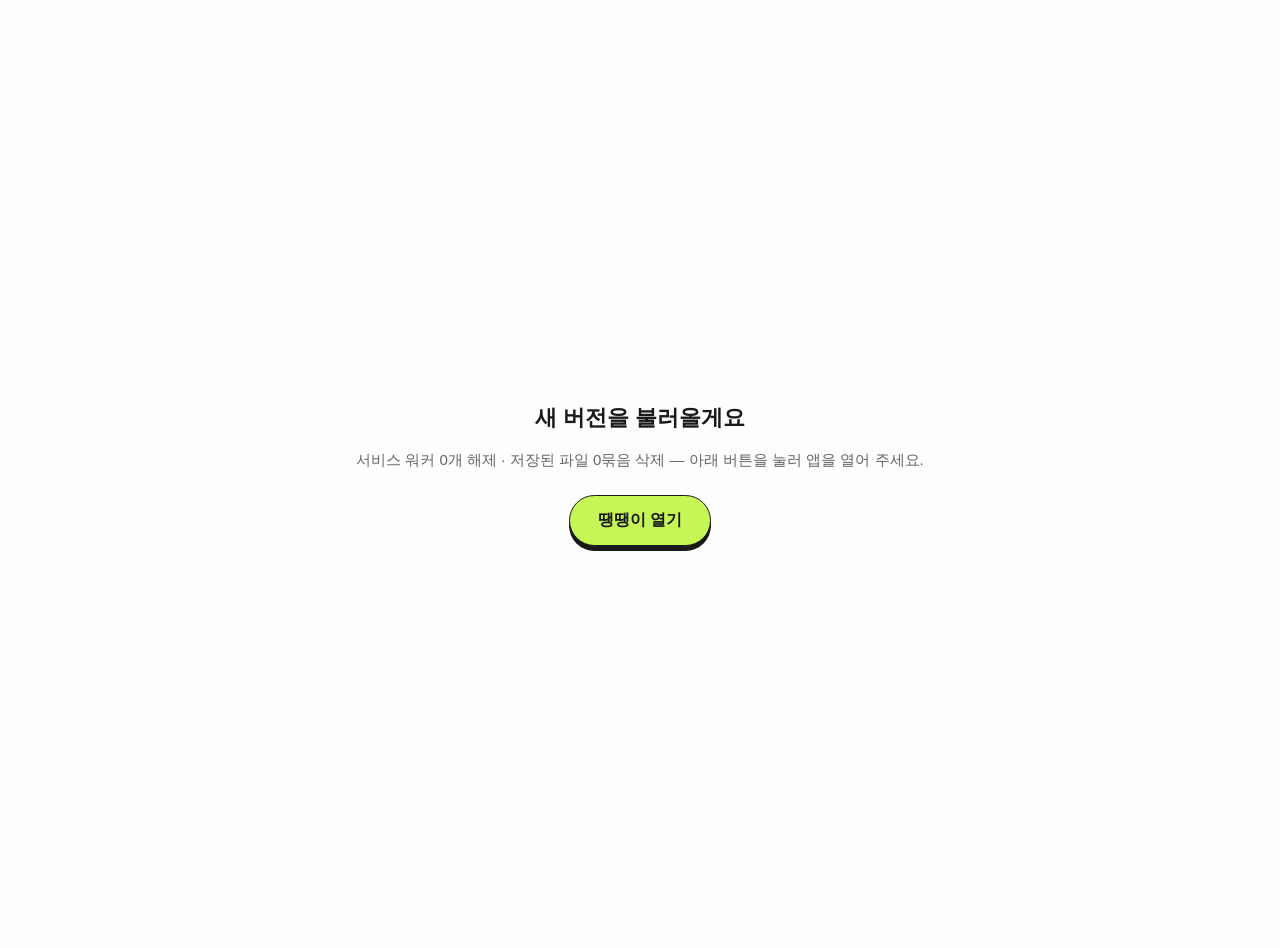
<file: reset.html>
<!DOCTYPE html>
<html lang="ko"><head><meta charset="utf-8"><meta name="viewport" content="width=device-width,initial-scale=1"><title>땡땡이 새로고침</title>
<style>body{margin:0;min-height:100dvh;display:flex;flex-direction:column;align-items:center;justify-content:center;gap:16px;font-family:-apple-system,"Apple SD Gothic Neo",sans-serif;background:#FDFDFD;color:#1A1A1A;text-align:center;padding:24px}
h1{font-size:22px;margin:0}p{margin:0;color:#666;font-size:15px;line-height:22px}a{display:inline-block;margin-top:8px;padding:14px 28px;border-radius:999px;background:#C5F656;border:1px solid #1A1A1A;box-shadow:0 5px 0 #1A1A1A;color:#1A1A1A;font-weight:700;text-decoration:none}</style></head>
<body><h1 id="t">저장된 옛 버전을 지우는 중…</h1><p id="s">잠시만 기다려 주세요.</p><a id="go" href="./?r=0" hidden>땡땡이 열기</a>
<script>
(async()=>{ const out=[]; try{
  if('serviceWorker' in navigator){ const rs=await navigator.serviceWorker.getRegistrations(); for(const r of rs){ await r.unregister(); } out.push('서비스 워커 '+rs.length+'개 해제'); }
  if(window.caches){ const ks=await caches.keys(); for(const k of ks){ await caches.delete(k); } out.push('저장된 파일 '+ks.length+'묶음 삭제'); }
 }catch(e){ out.push('일부만 지워졌어요'); }
 document.getElementById('t').textContent='새 버전을 불러올게요'; document.getElementById('s').textContent=out.join(' · ')+' — 아래 버튼을 눌러 앱을 열어 주세요.';
 const g=document.getElementById('go'); g.href='./?r='+Date.now(); g.hidden=false; setTimeout(()=>location.replace(g.href),1800);
})();
</script></body></html>
</file>
<file: assets/fonts/pretendard.css>
/* Pretendard — Copyright (c) 2021 Kil Hyung-jin, SIL Open Font License 1.1 — https://github.com/orioncactus/pretendard */
@font-face{font-family:'Pretendard Variable';font-weight:45 920;font-style:normal;font-display:swap;src:url('./PretendardVariable.woff2') format('woff2-variations')}
</file>
<file: assets/fonts/material-symbols.css>
@font-face{font-family:'Material Symbols Rounded';font-style:normal;font-weight:500;font-display:block;src:url('./material-symbols-rounded-subset.woff2') format('woff2')}
</file>
<file: css/app.css>
/* ================= DESIGN TOKENS (땡땡이 Mobile DS) ================= */
:root{
  --purple-50:#EEEEFD; --purple-100:#C9CBFA; --purple-300:#8B8FF4; --purple-500:#5258EE; --purple-600:#4B50D9; --purple-700:#3A3EA9;
  --sky-100:#D0F6FD; --sky-500:#68E2FA; --sky-700:#4AA0B2;
  --lime-100:#EDFCCB; --lime-500:#C5F656; --lime-600:#B3E04E;
  --grey-50:#FDFDFD; --grey-100:#F7F7F7; --grey-200:#EBEBEB; --grey-300:#D1D1D1; --grey-400:#B8B8B8; --grey-500:#A3A3A3; --grey-700:#666666; --grey-800:#484848; --grey-900:#1A1A1A;
  --red-50:#FEF1F1; --red-500:#F8514E; --red-700:#BA3B39;
  --bg-page:#F3F3F3; --bg-surface:var(--grey-50); --text-1:var(--grey-900); --text-2:var(--grey-700); --text-3:var(--grey-500); --line:var(--grey-900);
  --cta:var(--lime-500); --cta-pressed:var(--lime-600); --popup-btn:var(--purple-600);
  --r-card:12px; --r-full:9999px; --shadow-1:0 5px 0 var(--grey-900); --shadow-2:0 3px 0 var(--grey-900);
  --outer:#E4E4E7; --outer-ink:#1A1A1A;
  color-scheme:light;
  box-sizing:border-box; padding-top:0; padding-bottom:0;
}
*{box-sizing:border-box;-webkit-tap-highlight-color:transparent}
html,body{height:100%;margin:0;overflow:hidden}
body{background:var(--outer);font-family:Pretendard Variable,Pretendard,"Apple SD Gothic Neo","Noto Sans KR",system-ui,sans-serif;color:var(--text-1);-webkit-font-smoothing:antialiased;letter-spacing:-0.02em}
.ms{font-family:'Material Symbols Rounded';font-weight:500;font-style:normal;font-size:24px;line-height:1;display:inline-block;font-variation-settings:'FILL' 0;user-select:none}
.ms.fill{font-variation-settings:'FILL' 1}
/* type */
.t-display{font-size:96px;line-height:96px;font-weight:700}
.t-h1{font-size:34px;line-height:43px;font-weight:700}
.t-h2{font-size:22px;line-height:32px;font-weight:600}
.t-h3{font-size:20px;line-height:24px;font-weight:600}
.t-head{font-size:16px;line-height:26px;font-weight:700}
.t-body{font-size:16px;line-height:24px;font-weight:400}
.t-btn{font-size:16px;line-height:24px;font-weight:600}
.t-fn{font-size:14px;line-height:20px;font-weight:400}
.t-fn-b{font-size:14px;line-height:20px;font-weight:600}
.t-cap{font-size:12px;line-height:20px;font-weight:400}
.t-cap-b{font-size:12px;line-height:20px;font-weight:600}
.c2{color:var(--text-2)} .c3{color:var(--text-3)}

/* ================= DEVICE SHELL ================= */
.device{position:relative;width:100%;height:100dvh;margin:0 auto;overflow:hidden;background:var(--bg-page)}
/* desktop: no phone bezel — just the 393-wide app centered on a plain background */
@media (min-width:520px){ body{display:flex;align-items:center;justify-content:center;padding:0} .device{width:393px;height:min(852px,100dvh);border:0;border-radius:0;box-shadow:none} }
.fake-status{display:none}
@media (min-width:520px){ .fake-status{display:none;position:absolute;top:0;left:0;right:0;height:62px;align-items:center;justify-content:space-between;padding:0 32px;font-size:15px;font-weight:700;z-index:50;pointer-events:none;color:var(--sb,#FDFDFD)} }
.screen{position:absolute;inset:0;overflow-y:auto;overflow-x:hidden;-webkit-overflow-scrolling:touch;display:none;overscroll-behavior:contain;scrollbar-width:none;-ms-overflow-style:none}
.screen::-webkit-scrollbar{display:none;width:0;height:0}
.screen.on{display:block}
.safe-top{height:max(env(safe-area-inset-top,0px),20px)}

/* ================= COMPONENTS ================= */
.btn{font:inherit;font-size:16px;line-height:24px;font-weight:600;height:56px;padding:0 24px;border-radius:var(--r-full);border:1px solid var(--line);background:var(--bg-surface);color:var(--text-1);display:inline-flex;align-items:center;justify-content:center;gap:6px;cursor:pointer;transition:transform 0.1s,box-shadow 0.1s,background 0.25s;width:100%}
.btn.primary{background:var(--cta);box-shadow:var(--shadow-1)}
.btn.primary:active{transform:translateY(5px);box-shadow:0 0 0 var(--line);background:var(--cta-pressed)}
.btn.popup{background:var(--popup-btn);color:var(--grey-50)}
.btn.md{height:48px}
.btn:focus-visible{outline:3px solid var(--purple-500);outline-offset:3px}
.tag{display:inline-flex;align-items:center;height:24px;padding:0 8px;border-radius:var(--r-full);font-size:12px;font-weight:600;line-height:20px}
.tag.play{background:var(--purple-50);color:var(--purple-600);flex-direction:row;gap:0;padding:0 8px;font-size:12px;line-height:20px;font-weight:400;font-family:inherit}
.tag.rec{background:var(--grey-200);color:var(--grey-800)}
.tag.lime{background:var(--lime-500);border:1px solid var(--line);height:26px}
.card{background:var(--bg-surface);border:1px solid var(--line);border-radius:var(--r-card);box-shadow:var(--shadow-1)}
.row{display:flex;align-items:center}
.info{display:flex;align-items:center;gap:8px;font-size:12px;line-height:20px;color:var(--text-2)}
.info .ms{font-size:16px}
.sec-title{display:flex;justify-content:space-between;align-items:flex-end;margin-bottom:16px}
.sec-title .more{display:flex;align-items:center;gap:2px;font-size:14px;font-weight:600;color:var(--text-2);background:none;border:0;padding:0;cursor:pointer;font-family:inherit}
.sec-title .more .ms{font-size:22px}
.ball{display:block}

/* tab bar */
/* tab bar — Figma 탭바 component (344×64, 1px #484848, shdow1, active pill 72×48 Purple 600) */
.tabbar{position:absolute;left:50%;transform:translateX(-50%);width:344px;bottom:max(env(safe-area-inset-bottom,0px),14px);height:64px;background:var(--bg-surface);border:1px solid var(--grey-800);border-radius:var(--r-full);box-shadow:var(--shadow-1);display:block;padding:0;z-index:20}
@media (min-width:520px){ .tabbar{bottom:34px} }
.tab-pill{position:absolute;left:0;top:5px;width:72px;height:48px;border-radius:var(--r-full);background:var(--purple-600);border:1px solid var(--grey-900);box-shadow:0 4px 0 var(--grey-900);will-change:transform;pointer-events:none}
/* Figma: items 76×49 at x 6/70/134/198/262, y 8 (minus the 1px border); content 24×40, label overlaps icon by 2 */
.tab{position:absolute;z-index:1;top:7px;width:76px;height:49px;padding:5px 0 0;display:flex;flex-direction:column;align-items:center;justify-content:flex-start;border:0;background:none;border-radius:var(--r-full);font:inherit;font-size:11px;line-height:18px;font-weight:600;letter-spacing:-0.02em;color:var(--grey-800);cursor:pointer;transition:color 0.25s}
.tab:nth-of-type(1){left:5px}.tab:nth-of-type(2){left:69px}.tab:nth-of-type(3){left:133px}.tab:nth-of-type(4){left:197px}.tab:nth-of-type(5){left:261px}
.tab .ms{font-size:24px;line-height:24px;width:24px;height:24px;font-variation-settings:'FILL' 0}
.tab .lb{display:block;margin-top:-2px;white-space:nowrap}
.tab.on{color:var(--grey-50);padding-top:3px}
.tab:focus-visible{outline:3px solid var(--purple-500);outline-offset:2px}

/* overlays */
.dim{position:absolute;inset:0;background:rgba(26,26,26,.5);opacity:0;pointer-events:none;transition:opacity 0.25s;z-index:60}
.dim.on{opacity:1;pointer-events:auto}
.dialog{position:absolute;left:40px;right:40px;top:50%;z-index:61;background:var(--bg-surface);border:1px solid var(--line);border-radius:var(--r-card);padding:32px 24px 24px;text-align:center;opacity:0;pointer-events:none;transform:translateY(-50%)}
.dialog h3{margin:16px 0 8px;font-size:20px;line-height:24px;font-weight:600}
.dialog p{margin:0 0 24px;font-size:16px;line-height:24px;color:var(--text-2)}
.dialog .btns{display:flex;gap:8px}
.ios{position:absolute;left:50%;top:50%;width:270px;margin-left:-135px;z-index:61;border-radius:14px;background:rgba(242,242,242,.92);-webkit-backdrop-filter:blur(20px);backdrop-filter:blur(20px);overflow:hidden;opacity:0;pointer-events:none;transform:translateY(-50%) scale(1.1);font-family:-apple-system,"Apple SD Gothic Neo",Pretendard,"Noto Sans KR",sans-serif;letter-spacing:0}
.ios .c{padding:20px 16px 16px;text-align:center}
.ios h4{margin:0 0 4px;font-size:17px;line-height:22px;font-weight:600;color:#000}
.ios p{margin:0;font-size:13px;line-height:18px;color:#000}
.ios .b{display:flex;border-top:1px solid rgba(60,60,67,.29)}
.ios .b button{flex:1;height:44px;border:0;background:none;font:inherit;font-size:17px;color:#007AFF;cursor:pointer}
.ios .b button+button{border-left:1px solid rgba(60,60,67,.29);font-weight:600}
.toast{position:absolute;left:50%;bottom:calc(env(safe-area-inset-bottom,0px) + 96px);transform:translate(-50%,40px);opacity:0;z-index:70;background:var(--grey-900);color:var(--grey-50);border-radius:var(--r-full);padding:12px 20px 12px 12px;display:flex;align-items:center;gap:8px;font-size:14px;font-weight:600;white-space:nowrap;pointer-events:none}
.toast .err{width:20px;height:20px;border-radius:50%;background:var(--red-500);display:flex;align-items:center;justify-content:center;color:#fff;font-size:13px;font-weight:900}
.sheet{position:absolute;left:0;right:0;bottom:0;z-index:61;background:var(--bg-surface);border:1px solid var(--line);border-bottom:0;border-radius:12px 12px 0 0;padding:8px 24px calc(env(safe-area-inset-bottom,0px) + 24px);transform:translateY(105%);transition:transform 0.47s cubic-bezier(.2,1.1,.4,1)}
.sheet.on{transform:translateY(0)}
.sheet .handle{width:40px;height:4px;border-radius:9px;background:var(--grey-300);margin:0 auto 20px}
.sheet h3{margin:0 0 4px;font-size:22px;line-height:32px;font-weight:600}
.sheet .opt{display:flex;align-items:center;gap:12px;width:100%;padding:14px 0;border:0;border-bottom:1px solid var(--grey-200);background:none;font:inherit;font-size:16px;text-align:left;cursor:pointer;color:var(--text-1)}
.sheet .opt .ms{color:var(--purple-600)}

/* ================= B1 HOME ================= */
#home{background:var(--bg-page)}
.hero{--st:max(env(safe-area-inset-top,0px),20px);position:relative;background:var(--purple-600);color:var(--grey-50);overflow:hidden;padding-bottom:32px}
.hero .deco .ball{transform:rotate(var(--r,0deg))}
.hero .hdr{height:64px;display:flex;align-items:center;justify-content:space-between;padding:0 24px;position:relative;z-index:2}
.logo{height:30px;cursor:pointer;user-select:none;-webkit-touch-callout:none}
.iconbtn{width:40px;height:40px;margin-right:-8px;border:0;background:none;color:inherit;display:flex;align-items:center;justify-content:center;cursor:pointer;border-radius:50%}
.hero .deco{position:absolute;z-index:1}
.hero-body{position:relative;z-index:2;padding:8px 24px 0;display:flex;flex-direction:column;gap:20px}
.hero-body .hi p{margin:4px 0 0;color:var(--purple-100)}
.status-card{display:flex;align-items:center;gap:16px;padding:20px;color:var(--text-1)}
.status-card .l{flex:1;display:flex;flex-direction:column;gap:8px;min-width:0;align-items:flex-start}
.dday{width:72px;height:72px;flex:none;border-radius:50%;background:var(--lime-500);border:1px solid var(--line);display:flex;align-items:center;justify-content:center;font-size:20px;font-weight:600}
.content{padding:32px 24px calc(env(safe-area-inset-bottom,0px) + 120px);display:flex;flex-direction:column;gap:40px}
.rec-card{display:flex;justify-content:space-between;padding:20px 0 0 20px;overflow:hidden;cursor:pointer;height:212px;transition:transform .18s ease}
.rec-card:active{transform:scale(.98)}
.rec-card>div:first-child{display:flex;flex-direction:column;padding-bottom:20px}
.rec-go{margin-top:auto;align-self:flex-start;display:inline-flex;align-items:center;gap:2px;height:32px;padding:0 8px 0 14px;border-radius:16px;background:var(--purple-50);color:var(--purple-600);font-size:14px;font-weight:600}
.rec-go .ms{font-size:20px}
.rec-card .num{display:flex;align-items:flex-end;gap:4px}
.mini{position:relative;width:172px;height:190px;flex:none;margin-right:8px}
.mini .ball{position:absolute;animation:ballroll var(--dur,3s) cubic-bezier(.45,.05,.55,.95) var(--dl,0s) infinite alternate;will-change:transform}
@keyframes ballroll{0%{transform:translateX(calc(var(--dx,3px)*-1)) rotate(calc(var(--rot,8deg)*-1))}50%{transform:translateX(0) translateY(-3px) rotate(0)}100%{transform:translateX(var(--dx,3px)) rotate(var(--rot,8deg))}}
@media (prefers-reduced-motion:reduce){.mini .ball{animation:none}}
.dogam{padding:20px;display:flex;flex-direction:column;gap:20px}
.dogam .grid{display:grid;grid-template-columns:repeat(4,1fr);row-gap:20px}
.play{display:flex;flex-direction:column;align-items:center;gap:6px;border:0;background:none;padding:0;font:inherit;cursor:pointer;color:inherit}
.play .empty{width:52px;height:52px;padding:0;gap:0;flex-direction:row;border-radius:50%;background:#F3F3F3;border:1px dashed #D9D9D9;display:flex;align-items:center;justify-content:center;color:#A3A3A3;font-weight:600;font-size:14px}
.contrib{display:flex;align-items:center;gap:12px;background:var(--grey-200);border-radius:var(--r-card);padding:12px 16px}
.hscroll{display:flex;gap:16px;overflow-x:auto;overflow-y:hidden;margin:0 -24px;padding:0 24px 10px;scroll-snap-type:x mandatory;scroll-padding-inline:24px;scrollbar-width:none;touch-action:pan-x pan-y;cursor:grab;-webkit-overflow-scrolling:touch}
.hscroll.drag{scroll-snap-type:none;cursor:grabbing;user-select:none}
.hscroll::after{content:"";flex:0 0 8px}
.hscroll::-webkit-scrollbar{display:none}
.next{flex:none;width:220px;overflow:hidden;scroll-snap-align:start}
.next .img{height:120px;border-bottom:1px solid var(--line);display:flex;align-items:center;justify-content:center}
.next .bt{display:flex;align-items:center;gap:8px;padding:16px}
.meet{padding:16px;display:flex;flex-direction:column;gap:12px}

/* ================= B2 RECORD ================= */
#record{background:var(--purple-600);color:var(--grey-50);overflow:hidden}
#record canvas{position:absolute;inset:0;width:100%;height:100%;touch-action:none;z-index:1}
.rec-top{position:relative;z-index:2;pointer-events:none}
.rec-top .hdr{height:56px;display:grid;grid-template-columns:1fr auto 1fr;align-items:center;padding:0 24px}
.rec-top .hdr .tilt{justify-self:end}
.rec-top .hdr > *{pointer-events:auto}
.month{display:flex;align-items:center;gap:4px;height:32px;padding:0 8px 0 12px;border-radius:var(--r-full);background:var(--purple-700);color:var(--grey-50);border:0;font:inherit;font-size:16px;font-weight:600;cursor:pointer}
.month .ms{font-size:18px}
.rec-sum{padding:24px 24px 16px}
.rec-sum .big{display:flex;align-items:flex-end;gap:8px}
.rec-sum .big span:last-child{font-size:28px;line-height:36px;font-weight:700;margin-bottom:14px}
.rec-sum p{margin:8px 0 0;font-size:16px;line-height:24px}
.tilt{white-space:nowrap;height:32px;padding:0 12px 0 8px;margin-right:-8px;border-radius:var(--r-full);border:0;background:var(--purple-700);color:var(--grey-50);font:inherit;font-size:13px;font-weight:600;display:flex;align-items:center;gap:4px;cursor:pointer}
.tilt .ms{font-size:18px}
.bubble{position:absolute;z-index:4;background:var(--bg-surface);color:var(--text-1);border:1px solid var(--line);border-radius:var(--r-card);padding:12px 16px;min-width:180px;pointer-events:none;opacity:0;transform:translate(-50%,-100%) scale(.9);transition:opacity 0.19s,transform 0.25s cubic-bezier(.3,1.4,.5,1)}
.bubble.on{opacity:1;transform:translate(-50%,calc(-100% - 10px)) scale(1)}
.bubble .t{display:flex;gap:6px;align-items:center;margin-bottom:6px}
.bubble .ln{display:flex;align-items:center;gap:6px;font-size:13px;line-height:20px;color:var(--text-2)}
.bubble .ln .ms{font-size:16px}
@media (prefers-reduced-motion: reduce){ *{scroll-behavior:auto} }
/* ================= C: shared ================= */
.topbar{position:sticky;top:0;z-index:15;background:var(--bg-surface);border-bottom:1px solid var(--line)}
.topbar .hdr{height:56px;display:grid;grid-template-columns:72px 1fr 72px;align-items:center;padding:0 16px}
.topbar .back{width:48px;height:48px;border:0;background:none;display:flex;align-items:center;justify-content:center;cursor:pointer;color:var(--text-1);border-radius:50%}
.topbar .ttl{text-align:center;font-size:20px;line-height:24px;font-weight:600;white-space:nowrap}
.topbar .act{justify-self:end;border:0;background:none;font:inherit;font-size:14px;line-height:20px;color:var(--text-2);cursor:pointer;padding:12px 8px}
.topbar .loc{justify-self:end;display:flex;align-items:center;gap:2px;font-size:14px;font-weight:600;color:var(--text-2);padding-right:8px}
.topbar .loc .ms{font-size:16px;color:var(--text-1)}
.sep{height:8px;background:var(--bg-page)}
.sec{padding:16px 24px}
.sec-h{font-size:16px;line-height:26px;font-weight:700;margin-bottom:8px;display:flex;justify-content:space-between;align-items:center}
.bottombar{position:sticky;bottom:0;z-index:15;background:var(--bg-surface);border-top:1px solid var(--line);padding:16px 24px calc(env(safe-area-inset-bottom,0px) + 16px);display:flex;flex-direction:column;gap:16px;align-items:center}
@media (min-width:520px){ .bottombar{padding-bottom:34px} }
.btn.sec2{background:var(--grey-100);box-shadow:var(--shadow-1)}
.btn.sm{height:36px;width:auto;padding:0 16px;font-size:14px;line-height:20px}
.btn.dis,.btn:disabled{background:var(--grey-200);color:var(--grey-500);border-color:var(--grey-300);box-shadow:none;pointer-events:none}
.av{border-radius:50%;border:1px solid var(--line);display:flex;align-items:center;justify-content:center;font-weight:700;color:var(--grey-900);flex:none;overflow:hidden}
.ic16 .ms,.ic16.ms{font-size:16px}
.irow{display:flex;align-items:center;gap:8px;font-size:12px;line-height:20px}
.irow .ms{font-size:16px}
.irow.lg{font-size:16px;line-height:24px}
.irow.lg .ms{font-size:20px}
.dot{width:2px;height:2px;border-radius:50%;background:currentColor;margin:0 1px;display:inline-block;vertical-align:middle;flex:none}
.mcard .irow{font-size:14px;line-height:20px}
.pill-tag{display:inline-flex;align-items:center;height:24px;padding:0 8px;border-radius:var(--r-full);font-size:12px;line-height:20px;white-space:nowrap;flex:none}
.chip{height:38px;padding:0 16px;border-radius:var(--r-full);border:1px solid var(--line);background:var(--bg-surface);font:inherit;font-size:14px;font-weight:600;color:var(--text-1);cursor:pointer;white-space:nowrap}
.chip.on{background:var(--lime-500)}
.chip.sm{height:34px;padding:0 14px}
.field{display:flex;align-items:center;gap:8px;min-height:56px;padding:0 16px;border:1px solid var(--line);border-radius:var(--r-card);background:var(--bg-surface);font:inherit;font-size:16px;line-height:24px;color:var(--text-1);width:100%}
.field input,.field textarea{border:0;outline:0;background:none;font:inherit;color:inherit;width:100%;padding:0;resize:none}
.field.ta{align-items:flex-start;padding:16px;min-height:120px}
.field.err{border:2px solid var(--red-500);background:var(--red-50)}
.field:focus-within{border:2px solid var(--purple-500)}
.field.err:focus-within{border-color:var(--red-500)}
.help.err{font-size:12px;line-height:20px;color:var(--red-700);font-weight:500;margin-top:8px}
.err-ic{width:20px;height:20px;border-radius:50%;background:var(--red-500);color:#fff;display:flex;align-items:center;justify-content:center;font-weight:900;font-size:13px;flex:none}
.banner{display:flex;align-items:center;gap:8px;padding:12px 16px;border:1px solid var(--red-500);background:var(--red-50);border-radius:var(--r-card);color:var(--red-700);font-size:14px;font-weight:600}
.mapcard{position:relative;height:180px;border:1px solid var(--line);border-radius:var(--r-card);overflow:hidden;box-shadow:var(--shadow-1);background:#F7F7F7}
.mapcard .mapsvg{position:absolute;left:-60px;top:-236px;width:393px;height:720px}
.addr{position:absolute;left:12px;bottom:12px;height:34px;padding:0 12px;border-radius:var(--r-full);border:1px solid var(--line);background:var(--bg-surface);font-size:12px;display:flex;align-items:center}
.mpin{position:absolute;display:flex;flex-direction:column;align-items:center;gap:2px;transform:translate(-50%,-100%);border:0;background:none;padding:0;cursor:pointer;font:inherit}
.mpin svg{display:block}
.mpin span{font-size:12px;line-height:20px;font-weight:400;color:var(--text-1);white-space:nowrap;text-shadow:0 0 3px #fff,0 0 3px #fff,0 0 3px #fff}
.mpin.sel span{font-weight:600}
.empty{display:flex;flex-direction:column;align-items:center;gap:16px;text-align:center;padding:72px 24px}
.empty p{margin:0}
/* C1 */
/* Figma: 344×48 white track, options 80×36 at x 6/90/174/258, selected pill 80×35 Lime + 1px + Y3 hard shadow */
.seg4{position:relative;display:flex;gap:4px;padding:6px;width:100%;max-width:344px;height:48px;border-radius:var(--r-full);background:var(--bg-surface)}
.seg4 .knob{position:absolute;top:5px;left:0;width:80px;height:35px;border-radius:var(--r-full);background:var(--lime-500);border:1px solid var(--grey-900);box-shadow:0 3px 0 var(--grey-900);transition:transform 0.43s cubic-bezier(.3,1.3,.5,1),width 0.25s}
.seg4 button{position:relative;z-index:1;flex:1;min-width:0;height:36px;padding:4px 0;border:0;background:none;border-radius:var(--r-full);font:inherit;font-size:16px;line-height:24px;font-weight:600;color:var(--text-1);cursor:pointer;white-space:nowrap}
.fchip{height:36px;padding:0 6px 0 12px;border-radius:var(--r-full);border:1px solid var(--line);background:var(--bg-surface);font:inherit;font-size:14px;font-weight:600;display:inline-flex;align-items:center;gap:0;cursor:pointer;color:var(--text-1)}
.fchip .ms{font-size:18px;transform:rotate(180deg)}
.mcard{display:flex;flex-direction:column;gap:8px;padding:16px;border-radius:16px;cursor:pointer}
.fab{position:absolute;right:24px;bottom:calc(env(safe-area-inset-bottom,0px) + 96px);z-index:19;width:72px;height:72px;border-radius:50%;background:var(--lime-500);border:1px solid var(--line);box-shadow:var(--shadow-1);display:flex;align-items:center;justify-content:center;cursor:pointer}
@media (min-width:520px){ .fab{bottom:110px} }
.fab .ms{font-size:40px;color:#1A1A1A}
.fab:active{transform:translateY(5px);box-shadow:none}
/* C2_1 */
.cond{height:34px;padding:0 16px;border-radius:var(--r-full);border:1px solid var(--line);background:var(--bg-surface);box-shadow:var(--shadow-2);display:inline-flex;align-items:center;font-size:16px}
.leader{display:flex;align-items:center;justify-content:space-between;padding:16px;cursor:pointer}
.people{display:flex;gap:16px;overflow-x:auto;margin:0 -24px;padding:0 24px 4px;scrollbar-width:none}
.people::-webkit-scrollbar{display:none}
.person{width:64px;flex:none;display:flex;flex-direction:column;align-items:center;gap:8px;font-size:14px;font-weight:600}
/* C2_1_1 */
.stat{flex:1;display:flex;flex-direction:column;align-items:center;gap:4px;padding:24px 16px;border-radius:var(--r-card);background:var(--bg-page)}
#leader{background:var(--bg-surface)}
.rev{display:flex;align-items:center;gap:8px;padding:16px 0;border-bottom:0}
.rev:last-child{border-bottom:0}
/* C2_2_3 & C2_3 */
.prow{display:flex;align-items:center;gap:12px;padding:12px 0;border-bottom:1px solid var(--bg-page)}
.prow:last-child{border-bottom:0}
#attend,#done,#rate{background:var(--bg-surface)}
#done.on{display:flex;flex-direction:column}
.att{display:flex;align-items:center;gap:12px;padding:12px 8px;border-bottom:1px solid #EBEBEB}
.att:last-child{border-bottom:0}
.tog{position:relative;display:flex;gap:3px;width:134px;height:36px;padding:5px;border-radius:var(--r-full);background:var(--bg-page)}
.tog .k{position:absolute;top:5px;left:5px;width:60px;height:26px;border-radius:var(--r-full);background:var(--purple-600);border:.75px solid var(--line);transition:transform 0.33s cubic-bezier(.3,1.3,.5,1)}
.tog button{position:relative;flex:1;border:0;background:none;font:inherit;font-size:12px;color:var(--text-2);cursor:pointer;border-radius:var(--r-full)}
.tog button.on{color:var(--grey-50);font-weight:600}
/* C2_3_2 */
.rp{width:64px;flex:none;display:flex;flex-direction:column;align-items:center;gap:8px;font-size:14px;border:0;background:none;padding:0;font:inherit;cursor:pointer;color:var(--text-2)}
.rp.on{color:var(--purple-600);font-weight:600}
.rp.on .av{border:3px solid var(--purple-600)}
.opt2{display:flex;align-items:center;gap:12px;width:100%;padding:16px;border-radius:var(--r-card);border:1px solid #D5D5D5;background:var(--bg-surface);font:inherit;font-size:14px;line-height:20px;text-align:left;cursor:pointer;color:var(--text-1)}
.opt2 .ck{width:24px;height:24px;border-radius:50%;border:1px solid #D5D5D5;display:flex;align-items:center;justify-content:center;flex:none;background:var(--bg-surface)}
.opt2 .ck .ms{font-size:16px;color:#fff;opacity:0}
.opt2.on{background:var(--purple-50);border-color:var(--purple-600);color:var(--purple-600);font-weight:600}
.opt2.on .ck{background:var(--purple-600);border-color:var(--purple-600)}
.opt2.on .ck .ms{opacity:1}
/* C2_3_1 / C3_1 */
.done{display:flex;flex-direction:column;align-items:center;gap:32px;padding:48px 24px 24px}
.done .msg{display:flex;flex-direction:column;align-items:center;gap:16px;text-align:center}
.thumb{width:72px;height:72px;border-radius:var(--r-card);border:1px solid var(--line);background:var(--sky-100);display:flex;align-items:center;justify-content:center;flex:none}
.cel{position:absolute;inset:0;z-index:80;background:rgba(26,26,26,.88);display:none;flex-direction:column;align-items:center;justify-content:center;gap:24px;color:var(--grey-50);text-align:center;padding:24px}
.cel.on{display:flex}
.cel .st{width:252px;height:247px;opacity:0;transform:rotate(-8deg)}
.cel .tx{opacity:0}
.cel h3{margin:0 0 6px;font-size:28px;line-height:36px;font-weight:700}
.cel p{margin:0;color:var(--purple-100)}
.cel .btn{width:220px;opacity:0}
/* C3 */
.chips{display:flex;flex-wrap:wrap;gap:8px}
.stepper{display:flex;align-items:center;gap:16px}
.stepper button{width:32px;height:32px;border-radius:50%;border:1px solid var(--line);background:var(--bg-surface);font:inherit;font-size:16px;font-weight:700;cursor:pointer}
.range{position:relative;height:24px}
.range .tr{position:absolute;left:12px;right:12px;top:10px;height:4px;border-radius:9px;background:var(--grey-200)}
.range .fill{position:absolute;top:10px;height:4px;border-radius:9px;background:var(--purple-500)}
.range .th{position:absolute;top:0;width:24px;height:24px;margin-left:-12px;border-radius:50%;border:3px solid var(--purple-600);background:var(--bg-surface);touch-action:none;cursor:grab}
.ticks{display:flex;justify-content:space-between;font-size:12px;line-height:20px;color:var(--text-3);margin-top:12px;padding:0 4px}
.notice{padding:16px;border-radius:var(--r-card);background:var(--purple-50);border:1px solid var(--purple-100)}
/* C2_2_1 place select */
#place{display:none;flex-direction:column;overflow:hidden}
#place.on{display:flex}
.psearch{padding:4px 24px 12px;display:flex;flex-direction:column;gap:12px;background:var(--bg-surface)}
.pmap{position:relative;flex:1;overflow:hidden;background:#F7F7F7}
.pmap .mapsvg{position:absolute;left:0;top:-150px;width:393px;height:720px}
.locbtn{position:absolute;right:16px;bottom:16px;width:44px;height:44px;border-radius:50%;border:1px solid var(--line);background:var(--bg-surface);display:flex;align-items:center;justify-content:center;cursor:pointer}
.psheet{background:var(--bg-surface);border-top:1px solid var(--line);border-radius:12px 12px 0 0;margin-top:-12px;position:relative;z-index:2;padding:8px 24px calc(env(safe-area-inset-bottom,0px) + 16px);display:flex;flex-direction:column;gap:16px;align-items:center}
@media (min-width:520px){ .psheet{padding-bottom:34px} }
.psheet .hd{width:40px;height:4px;border-radius:9px;background:#D9D9D9}
.pinfo{display:flex;gap:16px;align-items:center;width:100%}
.pimg{width:72px;height:72px;border-radius:var(--r-card);border:1px solid var(--line);background:linear-gradient(135deg,var(--lime-100),var(--sky-100));flex:none;display:flex;align-items:center;justify-content:center}
.pmeta{display:flex;justify-content:space-between;width:100%;padding-top:12px;border-top:1px solid var(--bg-page)}

/* ================= D: 장소 ================= */
#explore{display:none;overflow:hidden}
#explore.on{display:block}
.xmap{position:absolute;left:0;right:0;overflow:hidden;background:#F7F7F7}
.xmap .mapsvg{position:absolute;left:0;top:-240px;width:393px;height:720px}
.xsearch{position:absolute;left:24px;right:24px;top:8px;z-index:3}
.xsearch .field{min-height:48px;border-radius:var(--r-card)}
.xsearch input{font-size:14px}
.xsheet{position:absolute;left:0;right:0;bottom:-10px;z-index:5;background:var(--bg-surface);border:1px solid var(--line);border-bottom:0;border-radius:12px 12px 0 0;display:flex;flex-direction:column;transition:height 0.47s cubic-bezier(.2,1.1,.4,1)}
.xsheet .grab{padding:8px 0 16px;display:flex;justify-content:center;cursor:grab;touch-action:none}
.xsheet .grab span{width:40px;height:4px;border-radius:9px;background:#D9D9D9}
.xlist{flex:1;overflow-y:auto;scrollbar-width:none;padding-bottom:calc(env(safe-area-inset-bottom,0px) + 120px)}
.xlist::-webkit-scrollbar{display:none}
.xrow{display:flex;align-items:center;gap:12px;padding:12px 24px;border-bottom:1px solid var(--grey-200);cursor:pointer;width:100%;background:none;border-left:0;border-right:0;border-top:0;font:inherit;text-align:left;color:inherit;transition:background 0.25s}
.xrow.hl{background:var(--purple-50)}
.xthumb{width:64px;height:64px;border-radius:var(--r-card);border:1px solid var(--line);flex:none;display:flex;align-items:center;justify-content:center;overflow:hidden}
.sort button{border:0;background:none;padding:0;font:inherit;font-size:14px;line-height:20px;color:var(--text-3);cursor:pointer}
.sort button.on{color:var(--text-1);font-weight:600}
.spot-hero{height:240px;border-bottom:1px solid var(--line);background:linear-gradient(160deg,var(--lime-100),var(--sky-100));display:flex;align-items:center;justify-content:center;gap:16px}
#spot{padding-bottom:0}
/* ================= E ================= */
.room{display:flex;align-items:center;gap:12px;width:100%;padding:16px 24px;background:#F6F6F6;border:0;border-bottom:1px solid #D9D9D9;font:inherit;text-align:left;color:inherit;cursor:pointer}
.room:active{background:var(--grey-200)}
.rthumb{width:56px;height:56px;border-radius:var(--r-card);border:1px solid var(--line);display:flex;align-items:center;justify-content:center;flex:none}
.rmid{flex:1;min-width:0;display:flex;flex-direction:column;gap:4px}
.ell{white-space:nowrap;overflow:hidden;text-overflow:ellipsis}
.rend{display:flex;flex-direction:column;align-items:flex-end;gap:8px;align-self:stretch;justify-content:center}
.badge{min-width:20px;height:20px;padding:0 6px;border-radius:var(--r-full);background:var(--purple-500);color:var(--grey-50);font-size:12px;font-weight:600;display:flex;align-items:center;justify-content:center}
#chats{background:#F6F6F6}
#room{display:none;flex-direction:column;overflow:hidden;background:#F6F6F6}
#room.on{display:flex}
#room .topbar{position:relative;background:#F6F6F6}
.minfo{display:flex;justify-content:space-between;align-items:center;padding:12px 24px;background:#F6F6F6;border-bottom:1px solid var(--grey-200);cursor:pointer}
.chatlog{flex:1;overflow-y:auto;padding:16px 24px;display:flex;flex-direction:column;gap:16px;scrollbar-width:none}
.chatlog::-webkit-scrollbar{display:none}
.mcenter{display:flex;justify-content:center}
.mcenter span{padding:2px 8px;border-radius:var(--r-full);background:#D9D9D9;color:var(--text-2);font-size:12px;line-height:20px}
.min{display:flex;gap:8px;align-items:flex-start}
.mme{display:flex;justify-content:flex-end;align-items:flex-end;gap:4px}
.bub{padding:8px 12px;border:1px solid var(--line);background:#F6F6F6;border-radius:4px 12px 12px 12px;font-size:14px;line-height:20px;max-width:226px;word-break:keep-all;overflow-wrap:anywhere}
.bub.me{background:var(--purple-500);color:var(--grey-50);border-radius:12px 4px 12px 12px}
.mfail{display:flex;align-items:center;gap:4px;border:0;background:none;padding:0;font:inherit;font-size:12px;font-weight:600;color:var(--red-700);cursor:pointer}
.composer{border-top:1px solid var(--line);background:#F6F6F6;padding:16px 24px calc(env(safe-area-inset-bottom,0px) + 16px);display:flex;flex-direction:column;gap:16px}
@media (min-width:520px){ .composer{padding-bottom:34px} }
.cin{display:flex;gap:8px;align-items:center;margin:0}
.cfield{flex:1;height:48px;border-radius:var(--r-full);border:1px solid var(--line);background:#F6F6F6;display:flex;align-items:center;padding:0 16px}
.cfield input{border:0;outline:0;background:none;font:inherit;font-size:14px;width:100%;color:var(--text-1)}
.cfield:focus-within{border:2px solid var(--purple-500)}
.csend{width:48px;height:48px;border-radius:50%;border:1px solid var(--line);background:var(--purple-500);display:flex;align-items:center;justify-content:center;cursor:pointer;flex:none}
.csend:active{transform:scale(.92)}
.drawer{position:absolute;top:0;right:0;bottom:0;width:320px;max-width:85%;background:#F6F6F6;border-left:1px solid var(--line);z-index:62;display:flex;flex-direction:column;transform:translateX(105%);transition:transform 0.43s cubic-bezier(.2,1,.3,1)}
.drawer.on{transform:translateX(0)}
.drawer .dh{height:56px;display:flex;align-items:center;justify-content:space-between;padding:0 24px;border-bottom:1px solid var(--line)}
.prow2{display:flex;align-items:center;gap:12px;padding:8px 0;border:0;background:none;font:inherit;text-align:left;color:inherit;cursor:pointer;width:100%}
.prow2:disabled{cursor:default;opacity:1}
.dleave{display:flex;align-items:center;gap:8px;padding:16px 24px calc(env(safe-area-inset-bottom,0px) + 40px);border:0;border-top:1px solid var(--grey-200);background:none;font:inherit;font-size:16px;color:var(--text-2);cursor:pointer;text-align:left}
#room .count{position:absolute;inset:0;background:rgba(26,26,26,.6);display:none;align-items:center;justify-content:center;z-index:70}
#room .count.on{display:flex}
#room .count b{font-size:120px;font-weight:900;color:var(--lime-500);opacity:0;text-shadow:0 4px 0 #1A1A1A}
/* ================= on-screen keyboard (desktop preview only) ================= */
.kb{position:absolute;left:0;right:0;bottom:0;z-index:90;background:#D1D3D9;padding:8px 3px 30px;transform:translateY(105%);transition:transform 0.35s cubic-bezier(.2,.9,.3,1);user-select:none;-webkit-user-select:none;font-family:-apple-system,"Apple SD Gothic Neo",Pretendard,"Noto Sans KR",sans-serif;letter-spacing:0}
.kb.on{transform:translateY(0)}
.kb .r{display:flex;justify-content:center;gap:6px;margin-bottom:11px}
.kb .r:last-child{margin-bottom:0}
.kb button{height:42px;flex:0 0 calc((100% - 54px)/10);border:0;border-radius:5px;background:#FFFFFF;box-shadow:0 1px 0 #898A8D;font:inherit;font-size:22px;color:#000;display:flex;align-items:center;justify-content:center;cursor:pointer;padding:0}
.kb button:active{background:#B9BCC4}
.kb button.fn{background:#ABB0BC;font-size:15px}
.kb button.fn.on{background:#FFFFFF}
.kb button.wide{flex:0 0 calc((100% - 54px)/10*1.35)}
.kb button.space{flex:1;font-size:15px}
.kb button.ret{flex:0 0 calc((100% - 54px)/10*2.2);font-size:15px;background:#4B50D9;color:#FDFDFD}
.kb button .ms{font-size:22px}
#room.kbpad .composer{padding-bottom:16px!important}
/* ================= F: 마이 ================= */
#restore,#settings,#profile{background:var(--bg-surface)}
#mypage{background:#F6F6F6}
#detail,#host,#create,#edit,#manage,#spot,#leader{background:var(--bg-surface)}
.prog{height:8px;border-radius:var(--r-full);background:#F3F3F3;overflow:hidden}
.prog i{display:block;height:100%;border-radius:var(--r-full);background:var(--purple-500);width:0;transition:width 1.12s cubic-bezier(.3,1,.4,1)}
.dg3{display:grid;grid-template-columns:repeat(3,1fr);column-gap:12px;row-gap:16px}
.dg3 .it{display:flex;flex-direction:column;align-items:center;gap:8px;border:0;background:none;padding:0;font:inherit;cursor:pointer;color:inherit}
.dg3 .q{width:64px;height:64px;border-radius:50%;background:#F3F3F3;border:1px solid #D9D9D9;display:flex;align-items:center;justify-content:center;font-size:14px;font-weight:600;color:var(--text-3)}
.morelink{display:flex;align-items:center;justify-content:center;gap:4px;border:0;background:none;font:inherit;font-size:14px;color:var(--text-2);cursor:pointer;padding:0}
.morelink .ms{font-size:16px}
.srow{display:flex;align-items:center;justify-content:space-between;gap:8px;width:100%;padding:16px 24px;border:0;background:none;font:inherit;text-align:left;color:inherit;cursor:pointer}
.srow .ms{font-size:20px;color:var(--text-3)}
.shead{padding:24px 24px 8px;font-size:14px;font-weight:600;color:var(--text-2)}
.gap8{height:8px;background:#F3F3F3}
.sw{position:relative;width:52px;height:32px;border-radius:var(--r-full);border:1px solid var(--line);background:var(--grey-300);cursor:pointer;flex:none;transition:background 0.25s;padding:0}
.sw::after{content:"";position:absolute;top:3px;left:3px;width:24px;height:24px;border-radius:50%;background:var(--bg-surface);border:1px solid var(--line);transition:transform 0.35s cubic-bezier(.3,1.4,.5,1)}
.sw.on{background:var(--purple-500)}
.sw.on::after{transform:translateX(20px)}
.revrow{display:flex;justify-content:space-between;align-items:center;padding:16px 0;border-bottom:1px solid #EBEBEB}
.revrow:last-child{border-bottom:0}
/* ================= splash + onboarding ================= */
#splash{background:var(--bg-surface);overflow:hidden}
#splash .stage{position:absolute;inset:0;overflow:hidden}
.sb{position:absolute;left:50%;top:46%;width:72px;height:72px;margin:-72px 0 0 -36px;opacity:0}
.sb .bd{position:absolute;inset:0;transform-origin:50% 100%}
.sb .bd svg{width:100%;height:100%;display:block}
.sb .sh{display:none}
.sb,.gsh,.wipe{will-change:transform}
.gsh{position:absolute;left:50%;top:calc(46% - 2px);width:52px;height:10px;margin-left:-26px;border-radius:50%;background:rgba(26,26,26,.16);opacity:0;pointer-events:none;z-index:0}
.wipe{position:absolute;width:72px;height:72px;z-index:10;pointer-events:none;will-change:transform}
.wipe svg,.wipe .solid{position:absolute;inset:0;width:100%;height:100%}
.wipe .solid{border-radius:50%;opacity:0}
#onboard{overflow:hidden;background:var(--bg-surface)}
.ob-track{display:flex;height:100%;overflow-x:auto;scroll-snap-type:x mandatory;scrollbar-width:none;overscroll-behavior-x:contain}
.ob-track::-webkit-scrollbar{display:none}
.ob-page{flex:0 0 100%;height:100%;display:flex;flex-direction:column;scroll-snap-align:start;scroll-snap-stop:always}
.ob-hero{position:relative;flex:none;height:calc(var(--st) + 418px);background:var(--purple-500);overflow:hidden}
.ob-hero .ab{position:absolute}
.ob-hero .ab>svg{width:100%;height:100%;display:block}
.ob-skip{position:absolute;right:24px;top:calc(var(--st) + 4px);z-index:3;border:0;background:none;font:inherit;font-size:14px;font-weight:600;color:var(--purple-100);cursor:pointer;padding:4px}
.ob-text{padding:32px 24px 0;display:flex;flex-direction:column;gap:12px}
.ob-dots{display:flex;gap:6px;align-items:center}
.ob-dots i{width:8px;height:8px;border-radius:4px;background:var(--grey-300);transition:width 0.38s,background 0.38s}
.ob-dots i.on{width:24px;background:var(--purple-600)}
.ob-text h2{margin:0;font-size:28px;line-height:36px;font-weight:700;letter-spacing:-0.02em}
.ob-text p{margin:0;font-size:16px;line-height:24px;color:var(--text-2)}
.ob-foot{margin-top:auto;padding:0 24px calc(max(env(safe-area-inset-bottom,0px),12px) + 22px)}
@media (min-width:520px){ .ob-foot{padding-bottom:42px} }
.ob-lost{width:64px;height:64px;border-radius:50%;background:var(--purple-600);border:2px dashed var(--purple-100);display:flex;align-items:center;justify-content:center;color:var(--purple-100);font-size:16px;font-weight:700}
.ob-chip{padding:7px 16px;border-radius:999px;border:1px solid var(--line);background:var(--bg-surface);font-size:14px;font-weight:600;color:var(--text-1);white-space:nowrap;line-height:22px}
.ob-map{width:300px;height:300px;border-radius:24px;border:1px solid var(--line);background:#F7F7F7;overflow:hidden}
.ob-map .mapsvg{position:absolute;left:-40px;top:-230px;width:393px;height:720px}
.ob-dogam{width:300px;padding:24px;border-radius:24px;border:1px solid var(--line);background:var(--bg-surface);box-shadow:var(--shadow-1);display:flex;flex-direction:column;gap:12px}
.ob-dogam .rw{display:flex;justify-content:space-between}
.ob-dogam .e{width:52px;height:52px;border-radius:50%;background:var(--grey-100);border:1px dashed var(--grey-300);display:flex;align-items:center;justify-content:center;font-size:14px;font-weight:600;color:var(--text-2)}
.ob-badge{padding:4px 10px;border-radius:999px;background:var(--lime-500);border:1px solid var(--line);font-size:14px;font-weight:600;line-height:20px}
.ob-band{border-radius:16px;background:var(--purple-700)}
.ob-watch{width:206px;height:246px;border-radius:56px;background:#000;outline:8px solid #1A1A1A;overflow:hidden}
.ob-watch .scr{position:absolute;left:9px;top:18px;width:187px;height:223px;padding:16px 8px;display:flex;flex-direction:column;gap:8px;color:#FDFDFD}
.ob-watch .wh{display:flex;justify-content:space-between;font-size:12px;line-height:16px;font-weight:600}
.ob-watch .wh span:first-child{color:var(--lime-500)}
.ob-watch .gr{display:grid;grid-template-columns:repeat(2,minmax(0,1fr));gap:8px}
.ob-watch .tl{min-width:0;overflow:hidden;height:80px;border-radius:20px;background:#1A1A1A;display:flex;flex-direction:column;align-items:center;justify-content:center;gap:4px;font-size:11px;line-height:14px;text-align:center;font-weight:600}
.ob-watch .tl .ms{font-size:22px;color:var(--lime-500)}
/* ================= A: 로그인 · 가입 ================= */
#login,#nick,#town,#townAuth,#photo,#aiwait,#aipick,#aidone,#joined{background:var(--bg-surface)}
#login.on,#nick.on,#town.on,#townAuth.on,#photo.on,#aiwait.on,#aipick.on,#aidone.on,#joined.on{display:flex;flex-direction:column}
#nick .topbar,#town .topbar,#townAuth .topbar,#photo .topbar,#aiwait .topbar,#aipick .topbar,#aidone .topbar{border-bottom:0}
.steps{display:flex;gap:4px;padding:8px 24px}
.steps i{flex:1;height:4px;border-radius:var(--r-full);background:var(--grey-200);overflow:hidden;position:relative}
.steps i.on::after{content:"";position:absolute;inset:0;background:var(--purple-600);border-radius:inherit}
.steps i.now::after{animation:stepfill .6s cubic-bezier(.3,1,.4,1) both}
@keyframes stepfill{from{transform:translateX(-100%)}to{transform:translateX(0)}}
.ahead{padding:32px 24px 0;display:flex;flex-direction:column;gap:8px}
.ahead h2{margin:0;font-size:28px;line-height:36px;font-weight:700;letter-spacing:-0.02em}
.ahead p{margin:0;font-size:14px;line-height:20px;color:var(--text-2)}
.afoot{margin-top:auto;padding:16px 24px calc(max(env(safe-area-inset-bottom,0px),12px) + 22px);display:flex;flex-direction:column;gap:16px;align-items:center}
@media (min-width:520px){ .afoot{padding-bottom:34px} }
.sns{height:56px;border-radius:var(--r-full);border:0;width:100%;display:flex;align-items:center;justify-content:center;gap:8px;font:inherit;font-size:16px;font-weight:600;cursor:pointer;transition:transform .1s}
.sns:active{transform:scale(.98)}
.locmap{position:relative;border:1px solid var(--line);border-radius:var(--r-card);overflow:hidden;background:#F7F7F7}
.locmap .osm{position:absolute;inset:0;overflow:hidden;background:#EDEDED;filter:grayscale(1) contrast(.95) brightness(1.04)}
.locmap .osm img{position:absolute;width:256px;height:256px;max-width:none;opacity:0;transition:opacity .4s;user-select:none}
.locmap .osm img.ld{opacity:1}
.locmap .mapsvg{filter:grayscale(1);position:absolute;left:-30px;top:-170px;width:393px;height:720px;transition:transform .7s cubic-bezier(.3,1,.4,1)}
.me-dot{position:absolute;left:50%;top:50%;width:48px;height:48px;margin:-24px 0 0 -24px;opacity:0}
.me-dot.on{opacity:1}
.me-dot .ring{position:absolute;inset:-14px;border-radius:50%;background:rgba(82,88,238,.25);animation:mering 1.8s ease-out infinite}
@keyframes mering{0%{transform:scale(.4);opacity:.9}100%{transform:scale(1.4);opacity:0}}
.me-dot svg{position:relative}
.selbox{display:flex;align-items:center;gap:8px;padding:12px 16px;border-radius:var(--r-card);border:1px solid var(--purple-600);background:var(--purple-50);color:var(--purple-600);font-size:14px;font-weight:600}
.avatar-pick{position:relative;width:160px;height:160px}
.avatar-pick .c{width:160px;height:160px;border-radius:50%;background:#F3F3F3;border:1px solid var(--line);box-shadow:var(--shadow-1);display:flex;align-items:center;justify-content:center;overflow:hidden;background-size:cover;background-position:center}
.avatar-pick .cam{position:absolute;right:0;bottom:8px;width:40px;height:40px;border-radius:50%;background:var(--lime-500);border:1px solid var(--line);display:flex;align-items:center;justify-content:center}
.gpick{display:flex;gap:12px;margin:8px 0 20px}
.gpick button{flex:1;height:120px;border-radius:var(--r-card);border:1px solid #D5D5D5;background:var(--bg-surface);display:flex;flex-direction:column;align-items:center;justify-content:center;gap:8px;font:inherit;font-size:16px;font-weight:600;cursor:pointer;color:var(--text-1);transition:background .2s,border-color .2s}
.gpick button.on{background:var(--purple-50);border-color:var(--purple-600);color:var(--purple-600)}
.cut{position:relative;border-radius:var(--r-card);border:1px solid var(--line);background:var(--lime-100) no-repeat;box-shadow:var(--shadow-1);cursor:pointer;padding:0;aspect-ratio:167/200;overflow:hidden;transition:transform .15s}
.cut.on{border:3px solid var(--purple-600)}
.cut .ck{position:absolute;right:8px;top:8px;width:24px;height:24px;border-radius:50%;border:1px solid var(--line);background:var(--bg-surface);display:flex;align-items:center;justify-content:center}
.cut.on .ck{background:var(--purple-600);border-color:var(--purple-600)}
.cut .ck .ms{font-size:16px;color:#fff;opacity:0}
.cut.on .ck .ms{opacity:1}
.cut .ph{position:absolute;inset:0;display:flex;align-items:center;justify-content:center}
.aicards{position:relative;height:300px;width:100%}
.aicard{position:absolute;background:var(--bg-surface);border:1px solid var(--line);border-radius:12px;box-shadow:var(--shadow-1);padding:8px 8px 24px}
.aicard .im{width:100%;height:100%;border-radius:8px;background:#EBEBEB center/cover no-repeat;overflow:hidden;position:relative}
.shimmer::after{content:"";position:absolute;inset:0;background:linear-gradient(100deg,transparent 30%,rgba(255,255,255,.65) 50%,transparent 70%);animation:shim 1.3s linear infinite}
@keyframes shim{from{transform:translateX(-100%)}to{transform:translateX(100%)}}
.aiprog{width:100%;max-width:297px;height:8px;border-radius:var(--r-full);background:var(--grey-200);overflow:hidden}
.aiprog i{display:block;height:100%;width:0;background:var(--purple-500);border-radius:inherit}

.ob-hero .ob-art{will-change:transform}
.ob-text{will-change:transform,opacity}
.ob-hero .ob-it.pre{opacity:0}
#onboard .ob-skip{position:absolute;right:24px;top:calc(var(--st) + 4px);z-index:6;transition:opacity .25s}
.ob-fixed{position:absolute;left:0;right:0;bottom:0;z-index:5;padding:0 24px calc(max(env(safe-area-inset-bottom,0px),12px) + 22px);display:flex;flex-direction:column;gap:20px;pointer-events:none}
@media (min-width:520px){ .ob-fixed{padding-bottom:42px} }
.ob-fixed>*{pointer-events:auto}
.ob-fixed .ob-dots{justify-content:center}
.ob-fixed .ob-dots i{transition:none}
.ob-page .ob-text{padding-top:32px}
/* phones: the page background is the app background, so the browser bars never turn dark */
@media (max-width:519px){ html,body{background:var(--grey-50)}
  /* iPhone home-screen apps report a viewport shorter than the screen (the status bar zone is subtracted), which left a black band at the bottom.
     A fixed box pinned to all four edges always fills the real screen. */
  .device{position:fixed;top:0;right:0;bottom:0;left:0;width:auto;height:auto} }
.ob-art{transform-origin:50% 0}

/* ================= 추가 화면: 알림 · 공지 · 신고/차단 · 약관 · 받은 평가 · 내 동네 ================= */
#notif,#notice,#noticeD,#block,#terms,#privacy,#reviews,#myTown{background:var(--bg-surface)}
.nrow{display:flex;gap:12px;align-items:flex-start;width:100%;padding:16px 24px;border:0;border-bottom:1px solid var(--grey-200);background:var(--bg-surface);font:inherit;text-align:left;color:inherit;cursor:pointer}
.nrow:active{background:var(--grey-100)}
.nrow .nb{width:48px;height:48px;border-radius:var(--r-card);border:1px solid var(--line);display:flex;align-items:center;justify-content:center;flex:none}
.nrow .nm{flex:1;min-width:0;display:flex;flex-direction:column;gap:4px}
.nrow .tt{font-size:14px;line-height:20px;font-weight:600}
.nrow .bd{font-size:12px;line-height:18px;color:var(--text-2);display:-webkit-box;-webkit-line-clamp:2;-webkit-box-orient:vertical;overflow:hidden}
.nrow .nd{width:8px;height:8px;border-radius:50%;background:var(--purple-500);flex:none;margin-top:6px}
.dayh{padding:16px 24px 8px;font-size:12px;font-weight:600;color:var(--text-3)}
.tabs2{display:flex;border-bottom:1px solid var(--grey-200)}
.tabs2 button{flex:1;height:48px;border:0;background:none;font:inherit;font-size:14px;font-weight:600;color:var(--text-3);position:relative;cursor:pointer}
.tabs2 button.on{color:var(--text-1)}
.tabs2 button.on::after{content:"";position:absolute;left:24px;right:24px;bottom:-1px;height:3px;border-radius:2px;background:var(--purple-600)}
.barrow{display:flex;flex-direction:column;gap:6px;padding:8px 0}
.barrow .tr{height:8px;border-radius:var(--r-full);background:var(--grey-100);overflow:hidden}
.barrow .tr i{display:block;height:100%;border-radius:inherit;background:var(--purple-500);width:0;transition:width .8s cubic-bezier(.3,1,.4,1)}
.doc h3{margin:0 0 8px;font-size:16px;line-height:24px;font-weight:700}
.doc p{margin:0;font-size:14px;line-height:22px;color:var(--text-2)}
.iconbtn{position:relative}
.iconbtn .nbadge{position:absolute;right:11px;top:11px;width:9px;height:9px;border-radius:50%;background:var(--lime-500);border:1px solid var(--grey-900)}
.urow{display:flex;align-items:center;gap:12px;padding:12px 24px;border-bottom:1px solid var(--grey-200)}
.urow .tx{flex:1;min-width:0;display:flex;flex-direction:column;gap:2px}
.smbtn{height:32px;padding:0 14px;border-radius:var(--r-full);border:1px solid var(--line);background:var(--bg-surface);font:inherit;font-size:12px;font-weight:600;cursor:pointer;box-shadow:var(--shadow-2)}
.smbtn:active{transform:translateY(2px);box-shadow:none}

/* ================= 피그마 대조 수정: 버튼 · 토글 · 옵션 ================= */
/* Button / Primary Disabled: #F3F3F3 · 1px #A3A3A3 · Y5 #A3A3A3 */
.btn.dis,.btn:disabled{background:#F3F3F3;color:#A3A3A3;border-color:#A3A3A3;box-shadow:0 5px 0 #A3A3A3;pointer-events:none}
/* Primary sizes: Large 56 · Medium 48 · Small 40 · XSmall 32 */
.btn.primary.sm{height:40px}
.btn.primary.xs{height:32px;width:auto;padding:0 16px;font-size:14px;line-height:20px}
/* every button inside popups and bottom sheets carries the Y3 hard shadow */
#dialog .btn,#sheet2 .btn{box-shadow:var(--shadow-2)}
#dialog .btn:active,#sheet2 .btn:active{transform:translateY(3px);box-shadow:0 0 0 var(--line)}
#dialog .btn.dis,#sheet2 .btn.dis{box-shadow:0 3px 0 #A3A3A3}
/* attendance toggle: 12 SemiBold, off #666666 / on #FDFDFD, knob with .75 stroke + Y2.25 shadow */
.tog button{font-weight:600;color:#666666}
.tog button.on{color:#FDFDFD}
.tog .k{box-shadow:0 2.25px 0 var(--line)}
/* stepper: 16 SemiBold */
.stepper button{font-weight:600}
/* report sheet radio: 20px, 2px #D5D5D5 → selected 6px #4B50D9 ring */
.rd{width:20px;height:20px;border-radius:50%;border:2px solid #D5D5D5;background:#FDFDFD;flex:none;box-sizing:border-box;transition:border .15s}
.rp-opt{padding:14px 0;border-bottom:1px solid #D9D9D9}
.rp-opt.on .rd{border:6px solid #4B50D9}
/* Secondary Small (내보내기 · 차단 해제): no shadow */
.smbtn{box-shadow:none}
.smbtn:active{transform:none}
/* option check: Figma vector, not an icon font */
.opt2 .ck svg{opacity:0;transition:opacity .15s}
.opt2.on .ck svg{opacity:1}

/* ================= 반응형: 모든 폰 크기 ================= */
/* bottom call-to-action stays visible while the content above it scrolls */
.afoot{position:sticky;bottom:0;background:var(--bg-surface);z-index:3}
.tabbar{width:min(344px,calc(100% - 16px))}
/* 기울이기 안내: 둥둥 떠 있는 말풍선 + 버튼 주변에 퍼지는 링 */
.tilthint{position:absolute;z-index:30;pointer-events:none;display:none}
.tilthint.on{display:block;animation:thbob 1.1s ease-in-out infinite}
.tilthint span{display:block;position:relative;padding:9px 16px;border-radius:999px;background:var(--lime-500);border:1px solid var(--grey-900);box-shadow:0 3px 0 var(--grey-900);font-size:14px;line-height:20px;font-weight:700;color:var(--grey-900);white-space:nowrap}
.tilthint span::before{content:"";position:absolute;right:var(--ax,40px);top:-7px;width:12px;height:12px;background:var(--lime-500);border-left:1px solid var(--grey-900);border-top:1px solid var(--grey-900);transform:rotate(45deg)}
@keyframes thbob{0%,100%{transform:translateY(0)}50%{transform:translateY(-8px)}}
.tilt.hinting{animation:thring 1.4s ease-out infinite}
@keyframes thring{0%{box-shadow:0 0 0 0 rgba(197,246,86,.95)}100%{box-shadow:0 0 0 14px rgba(197,246,86,0)}}
@media (prefers-reduced-motion:reduce){ .tilthint.on,.tilt.hinting{animation:none} }
@media (max-height:700px){ .avatar-pick,.avatar-pick .c{width:124px;height:124px} .avatar-pick .c .ms{font-size:56px!important} }

/* ================= iOS 권한 팝업 (피그마 iOS / Permission Alert) ================= */
.ios{background:rgba(242,242,242,.9)}
.ios h4{margin:0 0 2px}
.ios .bv{border-top:1px solid rgba(60,60,67,.29)}
.ios .bv button{display:block;width:100%;height:44px;border:0;background:none;font:inherit;font-size:17px;line-height:22px;color:#007AFF;cursor:pointer}
.ios .bv button+button{border-top:1px solid rgba(60,60,67,.29)}
.ios button:active{background:rgba(0,0,0,.06)}
.ios-map{position:relative;width:238px;height:140px;margin-top:10px;border-radius:10px;overflow:hidden;background:#E5E5E5;text-align:left}
.ios-map .mapsvg{position:absolute;left:-60px;top:-460px;width:393px;height:720px;max-width:none}
.ios-lab{position:absolute;left:8px;top:8px;padding:2px 7px;border-radius:7px;background:rgba(255,255,255,.88);font-size:11px;line-height:16px;font-weight:600;color:#007AFF}
.ios-pill{position:absolute;right:8px;top:46px;display:flex;align-items:center;gap:5px;padding:3px 9px 3px 8px;border-radius:999px;background:#fff;border:1px solid rgba(0,0,0,.18);font-size:12px;line-height:16px;font-weight:600;color:#1A1A1A}
.ios-pill i{width:8px;height:8px;border-radius:50%;background:#555}
.ios-dot{position:absolute;left:50%;top:50%;width:20px;height:20px;margin:-10px 0 0 -10px;border-radius:50%;background:#2F7BF5;border:3px solid #fff;box-shadow:0 1px 4px rgba(0,0,0,.3)}
.ios-dot::after{content:"";position:absolute;inset:-14px;border-radius:50%;background:rgba(47,123,245,.22);animation:iosping 1.8s ease-out infinite}
@keyframes iosping{0%{transform:scale(.4);opacity:1}100%{transform:scale(1.2);opacity:0}}
@media (prefers-reduced-motion:reduce){ .ios-dot::after{animation:none} }
/* phones: height follows the real screen */
@media (max-width:519px){ .device{height:var(--appH,auto)} }
.ios button,.ios button:focus,.ios button:focus-visible{outline:none}
@media (max-width:519px){ .device{height:max(100%,var(--appH,0px))} }

/* iOS 26 home-screen app bug (WebKit 301108): with viewport-fit=cover + black-translucent the window is one status-bar height short of the screen,
   and fixed content is not painted in that strip. The viewport only stays short while the document is no taller than it,
   so the document is made at least as tall as the screen. The 100lvh cap keeps it from scrolling once iOS gives the full height. */
@media (display-mode: standalone){ html{min-height:min(100lvh,calc(100% + env(safe-area-inset-top,0px)))} }
html.ios-standalone{min-height:min(100lvh,calc(100% + env(safe-area-inset-top,0px)))}
@media (max-height:600px){ #aiwait .aicards{transform:scale(.8);transform-origin:50% 0;height:240px} }

/* ================= G: 애플워치 화면 (피그마 G 시리즈, 187×223 화면) ================= */
#watch{background:var(--bg-surface)}
.wstage{--wk:1.5;display:flex;flex-direction:column;align-items:center;gap:20px;padding:16px 24px calc(max(env(safe-area-inset-bottom,0px),12px) + 32px)}
@media (max-height:760px){ .wstage{--wk:1.25;gap:14px} }
@media (max-height:640px){ .wstage{--wk:1.02;gap:8px;padding-top:8px} .wcap{font-size:12px;line-height:17px} }
.wcap{font-size:14px;line-height:20px;color:var(--text-2);text-align:center}
.wdev{position:relative;width:calc(187px*var(--wk) + 16px);height:calc(223px*var(--wk) + 16px);margin:calc(38px*var(--wk)) 0 calc(36px*var(--wk));flex:none}
.wband{position:absolute;left:50%;width:calc(100px*var(--wk));margin-left:calc(-50px*var(--wk));height:calc(74px*var(--wk));background:#3C3C41;border-radius:calc(12px*var(--wk));z-index:1}
.wband.t{top:calc(-39px*var(--wk))}.wband.b{bottom:calc(-39px*var(--wk))}
.wcrown{position:absolute;right:-7px;top:calc(64px*var(--wk));width:9px;height:calc(31px*var(--wk));border-radius:5px;background:#4A4A50;z-index:1}
.wbtn2{position:absolute;right:-5px;top:calc(110px*var(--wk));width:6px;height:calc(36px*var(--wk));border-radius:3px;background:#4A4A50;z-index:1}
.wcase{position:absolute;inset:0;z-index:2;border-radius:calc(50px*var(--wk));background:#000;border:8px solid #1A1A1A;box-shadow:0 0 0 2px #4A4A50,0 18px 34px rgba(0,0,0,.18);overflow:hidden}
.wscr{position:absolute;left:0;top:0;width:187px;height:223px;transform:scale(var(--wk));transform-origin:0 0;color:#FDFDFD;background:#000;font-family:Pretendard Variable,Pretendard,"Apple SD Gothic Neo",system-ui,sans-serif;-webkit-font-smoothing:antialiased;letter-spacing:-.01em;overflow:hidden}
.wscr *{box-sizing:border-box}
.wscr svg{display:block}
.wv{position:absolute;inset:0}
.wh{position:absolute;left:8px;right:8px;top:16px;height:16px;display:flex;align-items:center;justify-content:space-between;font-size:12px;line-height:16px;font-weight:500}
.wh .tl{display:flex;align-items:center;gap:4px;color:#C5F656}
.wback{border:0;background:none;padding:0;width:16px;height:16px;color:#C5F656;display:flex;cursor:pointer}
.wback svg{width:16px;height:16px}
.wtm{color:#FDFDFD}
.wb{position:absolute;left:8px;width:171px;border:0;cursor:pointer;font-family:inherit;font-size:15px;font-weight:600;line-height:20px;display:flex;align-items:center;justify-content:center;transition:background .12s,transform .12s}
.wb:active{transform:scale(.97)}
.wb.p{height:40px;border-radius:20px;background:linear-gradient(127.8deg,#91DF1D 11.3%,#6CC9D3 59.7%,#4F55CD 84.6%);color:#1A1A1A}
.wb.p:active{filter:brightness(.92)}
.wb.s{height:36px;border-radius:18px;background:#1A1A1A;color:#FDFDFD}
.wb.s:active{background:#484848}
.wspin{width:15px;height:15px;border:2px solid #1A1A1A;border-right-color:transparent;border-radius:50%;animation:wsp .7s linear infinite}
@keyframes wsp{to{transform:rotate(360deg)}}
.wenter{position:absolute;left:54px;top:40px;width:80px;height:80px;border-radius:50%;border:0;background:linear-gradient(198.6deg,#91DF1D 7.5%,#6CC9D3 104.5%,#4F55CD 154%);color:#1A1A1A;font-family:inherit;font-size:17px;font-weight:600;cursor:pointer;display:flex;align-items:center;justify-content:center;animation:wbreath 2.2s ease-in-out infinite}
.wenter:active{filter:brightness(.92);transform:scale(.95)}
@keyframes wbreath{0%,100%{box-shadow:0 0 0 0 rgba(145,223,29,.45)}50%{box-shadow:0 0 0 9px rgba(145,223,29,0)}}
.wmt{position:absolute;left:8px;width:171px;text-align:center}
.wmt b{display:block;font-size:17px;line-height:24px;font-weight:600;color:#FDFDFD;white-space:nowrap;overflow:hidden;text-overflow:ellipsis}
.wmt span{display:block;font-size:11px;line-height:14px;color:#B8B8B8}
.wcard{position:absolute;left:8px;width:171px;height:54px;border:0;border-radius:12px;background:#1A1A1A;color:#FDFDFD;font-family:inherit;display:flex;align-items:center;gap:8px;padding:0 10px 0 8px;text-align:left;cursor:pointer}
.wcard:active{background:#484848}
.wcard .wi{flex:1;min-width:0;display:flex;flex-direction:column;gap:2px}
.wcard b{font-size:16px;line-height:20px;font-weight:600;white-space:nowrap;overflow:hidden;text-overflow:ellipsis}
.wcard i{font-style:normal;font-size:12px;line-height:16px;font-weight:500;color:#C5F656}
.wcard u{text-decoration:none;font-size:12px;font-weight:500;color:#B8B8B8}
.wtile{position:absolute;width:82px;height:80px;border:0;border-radius:20px;background:#1A1A1A;color:#FDFDFD;font-family:inherit;font-size:12px;line-height:16px;font-weight:500;display:flex;flex-direction:column;align-items:center;justify-content:center;gap:6px;text-align:center;cursor:pointer;transition:transform .12s}
.wtile:active{background:#484848;transform:scale(.96)}
.wtile svg{width:28px;height:28px;color:#C5F656}
.wmsg{position:absolute;left:8px;width:171px;font-size:20px;line-height:28px;font-weight:700;letter-spacing:-.2px}
.wl{position:absolute;width:56px;height:74px;border:0;background:none;padding:0;display:flex;flex-direction:column;align-items:center;gap:4px;font-family:inherit;font-size:11px;line-height:14px;cursor:pointer;white-space:nowrap}
.wl i{width:56px;height:56px;border-radius:50%;display:flex;align-items:center;justify-content:center;transition:transform .12s}
.wl:active i{transform:scale(.92)}
.wl svg{width:28px;height:28px}
.wl.s i{background:#1A1A1A;color:#FDFDFD}.wl.s span{color:#B8B8B8}
.wl.p i{background:linear-gradient(198.6deg,#91DF1D 7.5%,#6CC9D3 104.5%,#4F55CD 154%);color:#1A1A1A}.wl.p span{color:#C5F656}
.wc{position:absolute;width:44px;height:44px;border:0;border-radius:50%;display:flex;align-items:center;justify-content:center;cursor:pointer;transition:transform .12s}
.wc:active{transform:scale(.92)}
.wc svg{width:20px;height:20px}
.wc.s{background:#484848;color:#FDFDFD}.wc.p{background:linear-gradient(198.6deg,#91DF1D 7.5%,#6CC9D3 104.5%,#4F55CD 154%);color:#1A1A1A}
.wring{position:absolute}
.wrt{position:absolute;inset:0;display:flex;flex-direction:column;align-items:center;justify-content:center}
.wrt b{font-size:36px;line-height:40px;font-weight:700;color:#C5F656;letter-spacing:-.5px;font-variant-numeric:tabular-nums}
.wrt span{font-size:12px;line-height:16px;font-weight:500;color:#B8B8B8}
.wlive{position:absolute;left:34px;top:191px;width:120px;height:16px;display:flex;align-items:center;justify-content:center;gap:4px;font-size:12px;line-height:16px;font-weight:500;color:#B8B8B8;white-space:nowrap}
.wlive i{width:8px;height:8px;border-radius:50%;background:#C5F656;animation:wpulse 1.6s ease-in-out infinite}
@keyframes wpulse{0%,100%{opacity:1;transform:scale(1)}50%{opacity:.35;transform:scale(.7)}}
.wradar{position:absolute;left:41px;top:40px}
.rsweep{transform-origin:52px 52px;animation:wsweep 3.2s linear infinite}
@keyframes wsweep{to{transform:rotate(360deg)}}
.wleg{position:absolute;top:144px;display:flex;align-items:center;gap:4px;font-size:11px;line-height:20px;color:#B8B8B8}
.wleg b{font-size:16px;font-weight:600}
.wfr{position:absolute;left:8px;top:172px;width:171px;height:36px;border-radius:18px;background:#1A1A1A;display:flex;align-items:center;justify-content:space-between;padding:0 4px 0 14px;font-size:14px;line-height:20px}
.wfr button{height:28px;width:56px;border:0;border-radius:14px;background:#C5F656;color:#1A1A1A;font-family:inherit;font-size:12px;font-weight:500;cursor:pointer}
.wfr button:active{background:#B3E04E}
.wcap2{position:absolute;left:8px;width:171px;font-size:12px;line-height:16px;font-weight:500;color:#B8B8B8}
.wface{position:absolute;left:8px}
.wst{position:absolute;top:113px;display:flex;flex-direction:column;gap:2px}
.wst b{font-size:17px;line-height:22px;font-weight:600;color:#FDFDFD}
.wst span{font-size:11px;line-height:14px;color:#B8B8B8}
.wtoast{position:absolute;left:12px;right:12px;bottom:12px;padding:8px 10px;border-radius:14px;background:rgba(40,40,40,.96);font-size:12px;line-height:16px;font-weight:500;color:#FDFDFD;text-align:center;z-index:5}
.wctl{display:flex;flex-direction:column;align-items:center;gap:12px;width:100%}
.wctl .row{gap:8px;flex-wrap:wrap;justify-content:center}
.wseg{display:flex;gap:4px;padding:4px;border-radius:999px;background:var(--bg-page)}
.wseg button{border:0;background:none;height:32px;padding:0 18px;border-radius:999px;font:inherit;font-size:14px;font-weight:600;color:var(--text-2);cursor:pointer}
.wseg button.on{background:var(--purple-600);color:#FDFDFD}
@media (prefers-reduced-motion:reduce){ .rsweep,.wlive i,.wenter{animation:none} }

.townrow{display:flex;align-items:center;gap:10px;width:100%;text-align:left;padding:12px 14px 12px 12px;border-radius:var(--r-card);border:1px solid var(--grey-200,#E6E6E6);background:#FDFDFD;font:inherit;color:inherit;cursor:pointer;transition:background .15s,border-color .15s,transform .12s}
.townrow .ms{color:var(--grey-400,#A3A3A3);font-size:22px}
.townrow:active{transform:scale(.98)}
.townrow.on{border-color:var(--purple-600);background:var(--purple-50)}
.townrow.on .ms,.townrow.on .t-body{color:var(--purple-600)}
.townclr{border:0;background:none;padding:0;display:flex;color:var(--grey-400,#A3A3A3);cursor:pointer}
#townQ::-webkit-search-cancel-button{display:none}
.townclr[hidden]{display:none}

#myTown.on{display:flex;flex-direction:column}
#myTown.on>.mt-body{flex:1}

/* 워치 주 버튼: 피그마 그라데이션 + 안쪽 흰 글로우(Linear Dodge) */
.wenter,.wb.p,.wl.p i,.wc.p{isolation:isolate}
.wenter::before,.wb.p::before,.wl.p i::before,.wc.p::before{content:"";position:absolute;inset:0;border-radius:inherit;box-shadow:inset 0 0 15.5px rgba(255,255,255,.62);mix-blend-mode:plus-lighter;z-index:-1;pointer-events:none}
.wl.p i{position:relative}
.wb.p{position:absolute}

/* ===== 워치 모션 ===== */
.wv>*:not(.wh):not(.wenter):not(.wradar){animation:wrise .46s cubic-bezier(.2,.9,.3,1) backwards;animation-delay:calc(var(--n,0)*55ms + 40ms)}
.wv>*:nth-child(3){--n:1}.wv>*:nth-child(4){--n:2}.wv>*:nth-child(5){--n:3}.wv>*:nth-child(6){--n:4}.wv>*:nth-child(7){--n:5}.wv>*:nth-child(8){--n:6}
@keyframes wrise{from{opacity:0;transform:translateY(10px) scale(.96)}to{opacity:1;transform:none}}
.wenter{animation:wbreath 2.2s ease-in-out 0.6s infinite,wpop .6s cubic-bezier(.3,1.5,.5,1) backwards}
@keyframes wpop{from{opacity:0;transform:scale(.55)}to{opacity:1;transform:none}}
.wenter:active{transform:scale(.92);transition:transform .12s}
.wb,.wl i,.wc,.wcard,.wtile{transition:transform .28s cubic-bezier(.3,1.6,.5,1),background .12s,filter .12s}
.wb:active,.wcard:active,.wtile:active{transform:scale(.95);transition-duration:.08s}
.wl:active i,.wc:active{transform:scale(.88);transition-duration:.08s}
.wback{transition:transform .2s cubic-bezier(.3,1.6,.5,1)}.wback:active{transform:translateX(-3px) scale(.9)}
.wradar{animation:wpop .5s cubic-bezier(.3,1.3,.5,1) backwards}
.rdot{transform-box:fill-box;transform-origin:center;animation:rdotin .5s cubic-bezier(.3,1.8,.5,1) backwards,rdotfloat 3.6s ease-in-out infinite;animation-delay:calc(var(--i)*90ms + 200ms),calc(var(--i)*-.7s)}
@keyframes rdotin{from{opacity:0;transform:scale(0)}to{opacity:1;transform:scale(1)}}
@keyframes rdotfloat{0%,100%{transform:translate(0,0)}33%{transform:translate(1.2px,-1.4px)}66%{transform:translate(-1.2px,1px)}}
#wProg{transition:stroke-dashoffset .25s linear}
.wmsg span{display:inline-block;animation:wglow 2.4s ease-in-out infinite}
@keyframes wglow{0%,100%{filter:none}50%{filter:drop-shadow(0 0 6px rgba(197,246,86,.55))}}
.wtoast{animation:wtoastin .38s cubic-bezier(.22,.9,.3,1) both;will-change:transform,opacity;backface-visibility:hidden}
.wtoast.out{animation:wtoastout .32s ease-in forwards}
@keyframes wtoastout{to{opacity:0;transform:translateY(10px)}}
@keyframes wtoastin{from{opacity:0;transform:translateY(14px)}to{opacity:1;transform:translateY(0)}}
.wball,.wface{animation:wbob 2.8s ease-in-out infinite}
@keyframes wbob{0%,100%{transform:translateY(0) rotate(-2deg)}50%{transform:translateY(-3px) rotate(2deg)}}
/* 구역 이탈 · 연결 끊김 탱탱볼 */
.wwarn,.wdisc{width:44px;height:44px;transform-origin:50% 100%}
.wwarn{animation:wshake 1.9s ease-in-out infinite!important}
@keyframes wshake{0%,40%,100%{transform:translate(0,0) rotate(0)}8%{transform:translate(-4px,0) rotate(-9deg)}16%{transform:translate(4px,-3px) rotate(9deg)}24%{transform:translate(-3px,0) rotate(-6deg)}32%{transform:translate(3px,-2px) rotate(5deg)}}
.wwarn::after,.wdisc::after{content:"";position:absolute;inset:-2px;border-radius:50%;border:2px solid #C5F656;opacity:0;pointer-events:none}
.wwarn::after{animation:walert 1.9s ease-out infinite}
@keyframes walert{0%{opacity:.8;transform:scale(1)}70%,100%{opacity:0;transform:scale(1.7)}}
.wdisc{animation:wdrift 4.2s ease-in-out infinite!important}
@keyframes wdrift{0%,100%{transform:translate(0,0) rotate(-3deg);filter:saturate(1)}50%{transform:translate(3px,5px) rotate(5deg);filter:saturate(.55) brightness(.85)}}
.wdisc::after{border:2px dashed #B8B8B8;animation:wlost 2.8s ease-out infinite}
@keyframes wlost{0%{opacity:.7;transform:scale(1)}100%{opacity:0;transform:scale(1.9)}}
@media (prefers-reduced-motion:reduce){.wwarn::after,.wdisc::after{animation:none!important}.wv>*,.wenter,.wradar,.rdot,.wmsg span,.wball,.wface,.wtoast{animation:none!important}}

.locbtn.busy .ms{animation:wsp .8s linear infinite}

.locmap .me-dot{z-index:2}
.sel-pin{position:absolute;width:40px;height:40px;margin:-38px 0 0 -20px;z-index:3;display:flex;align-items:flex-start;justify-content:center;pointer-events:none;filter:drop-shadow(0 2px 3px rgba(0,0,0,.25))}
.sel-pin .ms{font-size:40px;color:#4B50D9;font-variation-settings:'FILL' 1}
.locmap .locbtn{z-index:4}

.locmap.drag{cursor:grab}.locmap.drag:active{cursor:grabbing}
.ios-map .osm{position:absolute;inset:0;overflow:hidden;background:#EDEDED;filter:grayscale(1) contrast(.95) brightness(1.04)}
.ios-map .osm img{position:absolute;max-width:none;opacity:0;transition:opacity .4s}
.ios-map .osm img.ld{opacity:1}
.ios-map .ios-lab,.ios-map .ios-dot{z-index:2}
.locmap .osm img{width:auto;height:auto}
</file>
